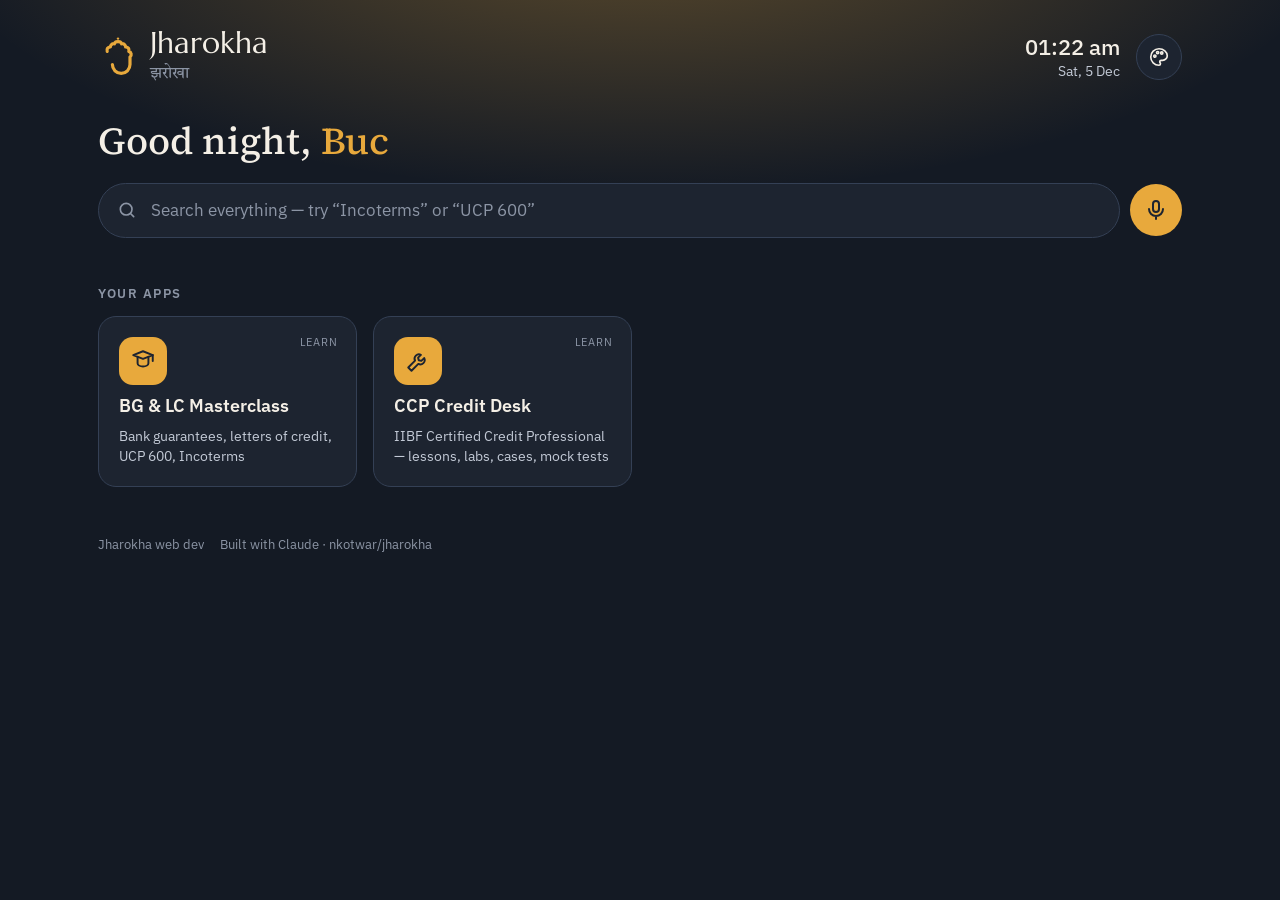
<file: web/index.html>
<!DOCTYPE html>
<html lang="en">
<head>
<meta charset="utf-8">
<meta name="viewport" content="width=device-width, initial-scale=1">
<meta name="theme-color" content="#141A24">
<title>Jharokha</title>
<link rel="icon" href="assets/icon.svg" type="image/svg+xml">
<link rel="manifest" href="manifest.webmanifest">
<link rel="stylesheet" href="core/jharokha.css">
<script src="core/jharokha.js"></script>
<style>
*{box-sizing:border-box}
body{margin:0;font:16px/1.5 "IBM Plex Sans",system-ui,sans-serif;min-height:100vh;
  background:radial-gradient(ellipse 80% 45% at 50% -10%,var(--j-glow),transparent 70%) no-repeat,var(--j-bg)}
.wrap{max-width:1180px;margin:0 auto;padding:28px clamp(18px,4vw,48px) 60px}
header{display:flex;align-items:center;gap:16px;flex-wrap:wrap}
.brand{display:flex;align-items:center;gap:12px;margin-right:auto}
.brand svg{width:40px;height:40px}
.brand .w{font-family:Marcellus,serif;font-size:30px;line-height:1;color:var(--j-text)}
.brand .h{font-family:"Tiro Devanagari Hindi",serif;font-size:16px;color:var(--j-muted);display:block;margin-top:2px}
.clock{text-align:right;color:var(--j-text-2);font-size:14px;line-height:1.3}
.clock b{display:block;font-size:22px;color:var(--j-text);font-weight:500}
.iconbtn{width:46px;height:46px;border-radius:50%;border:1px solid var(--j-line);background:var(--j-surface);color:var(--j-text);display:grid;place-items:center;cursor:pointer}
.iconbtn:hover{border-color:var(--j-accent)}
.iconbtn svg{width:22px;height:22px}
h1{font-family:"Source Serif 4",Georgia,serif;font-weight:500;font-size:clamp(26px,3.4vw,38px);margin:34px 0 18px;line-height:1.2}
h1 span{color:var(--j-accent)}
.search{display:flex;gap:10px;align-items:center;position:relative}
.search .box{flex:1;display:flex;align-items:center;gap:10px;background:var(--j-surface);border:1px solid var(--j-line);border-radius:999px;padding:0 8px 0 18px}
.search .box svg{width:20px;height:20px;color:var(--j-muted);flex:0 0 auto}
.search input{flex:1;background:transparent;border:0;color:var(--j-text);font:inherit;font-size:17px;padding:14px 4px}
.search input::placeholder{color:var(--j-muted)}
.mic{width:52px;height:52px;border-radius:50%;border:0;background:var(--j-accent);color:var(--j-on-accent);display:grid;place-items:center;cursor:pointer;flex:0 0 52px}
.mic svg{width:24px;height:24px}
.results{margin-top:10px;display:grid;gap:6px}
.res{display:flex;align-items:center;gap:14px;width:100%;text-align:left;background:var(--j-surface);border:1px solid var(--j-line);border-radius:12px;padding:12px 16px;color:var(--j-text);font:inherit;cursor:pointer}
.res:hover{border-color:var(--j-accent)}
.res small{display:block;color:var(--j-muted);font-size:13px}
.res .ic{width:34px;height:34px;border-radius:10px;background:var(--j-surface-2);display:grid;place-items:center;color:var(--j-accent);flex:0 0 34px}
.res .ic svg{width:18px;height:18px}
.empty{color:var(--j-muted);padding:8px 4px}
h2{font-size:13px;letter-spacing:.12em;text-transform:uppercase;color:var(--j-muted);font-weight:600;margin:36px 0 12px}
.row{display:grid;grid-template-columns:repeat(auto-fill,minmax(240px,1fr));gap:16px}
.tile{display:flex;flex-direction:column;gap:10px;text-decoration:none;color:var(--j-text);background:var(--j-surface);border:1px solid var(--j-line);border-radius:18px;padding:20px;min-height:170px;position:relative;overflow:hidden;transition:transform .15s}
.tile:hover{border-color:var(--j-accent)}
.tile:focus-visible{transform:scale(1.03)}
.tile .ic{width:48px;height:48px;border-radius:14px;background:var(--j-accent);color:var(--j-on-accent);display:grid;place-items:center}
.tile .ic svg{width:26px;height:26px}
.tile b{font-size:18px;font-weight:600;line-height:1.25}
.tile span{color:var(--j-text-2);font-size:14px;line-height:1.4}
.tile .tag{position:absolute;top:18px;right:18px;font-size:11px;letter-spacing:.08em;text-transform:uppercase;color:var(--j-muted)}
.tile.small{min-height:auto;flex-direction:row;align-items:center;padding:14px 16px}
.tile.small .ic{width:38px;height:38px;border-radius:11px;background:var(--j-surface-2);color:var(--j-accent);flex:0 0 38px}
.tile.small .ic svg{width:20px;height:20px}
.tile.small b{font-size:15px}.tile.small span{font-size:13px}
.notice{margin-top:22px;background:var(--j-surface);border:1px solid var(--j-accent);border-radius:14px;padding:14px 18px;color:var(--j-text)}
.notice b{color:var(--j-accent)}
footer{margin-top:48px;color:var(--j-muted);font-size:13px;display:flex;gap:16px;flex-wrap:wrap}
/* settings modal */
.modal{position:fixed;inset:0;background:rgba(0,0,0,.55);display:none;align-items:center;justify-content:center;z-index:50;padding:20px}
.modal.open{display:flex}
.sheet{background:var(--j-bg);border:1px solid var(--j-line);border-radius:22px;max-width:980px;width:100%;max-height:92vh;overflow:auto;padding:26px 28px}
.sheet h3{font-family:"Source Serif 4",serif;font-weight:500;font-size:26px;margin:0 0 4px}
.sheet p{color:var(--j-text-2);margin:0 0 18px}
.themes{display:grid;grid-template-columns:repeat(auto-fill,minmax(150px,1fr));gap:14px}
.th{border:2px solid var(--j-line);border-radius:16px;padding:14px 12px 12px;cursor:pointer;color:inherit;font:inherit;display:flex;flex-direction:column;align-items:center;gap:10px}
.th.on{border-color:var(--j-accent)}
.th .stack{display:flex;flex-direction:column;align-items:center;width:100%}
.th .stack i{display:block;width:84%;height:22px;border-radius:999px;margin-top:-7px;box-shadow:0 -3px 8px rgba(0,0,0,.25)}
.th .stack i:first-child{margin-top:0}
.th span{font-size:14px;font-weight:600}
.fields{display:grid;grid-template-columns:repeat(auto-fit,minmax(220px,1fr));gap:16px;margin-top:24px}
.fields label{display:block;font-size:13px;color:var(--j-text-2);margin-bottom:6px}
.fields input,.fields select{width:100%;background:var(--j-surface);color:var(--j-text);border:1px solid var(--j-line);border-radius:10px;padding:11px 12px;font:inherit}
.btn{background:var(--j-surface);color:var(--j-text);border:1px solid var(--j-line);border-radius:10px;padding:11px 18px;font:inherit;cursor:pointer}
.btn.pri{background:var(--j-accent);color:var(--j-on-accent);border-color:var(--j-accent);font-weight:600}
.upd{display:flex;align-items:center;justify-content:space-between;gap:14px;flex-wrap:wrap;margin-top:22px;padding:14px 16px;border:1px solid var(--j-line);border-radius:12px;background:var(--j-surface)}
.upd b{display:block}.upd span{color:var(--j-text-2);font-size:14px}
.sheet .actions{display:flex;justify-content:flex-end;gap:10px;margin-top:24px}
@media (max-width:640px){.clock{display:none}.brand .w{font-size:24px}}
</style>
</head>
<body data-jharokha-hub>
<div class="wrap">
<header>
  <div class="brand">
    <svg viewBox="0 0 200 200" aria-hidden="true"><path d="M46,72 A16,16 0 0 1 62,50 A16,16 0 0 1 82,34 A14,14 0 0 1 100,24 A14,14 0 0 1 118,34 A16,16 0 0 1 138,50 A16,16 0 0 1 154,72 A16,16 0 0 1 160,100 L160,138 A44,44 0 0 1 72,138" fill="none" stroke="var(--j-accent)" stroke-width="16" stroke-linecap="round" stroke-linejoin="round"/><circle cx="100" cy="8" r="6" fill="var(--j-accent)"/></svg>
    <div><span class="w">Jharokha</span><span class="h">झरोखा</span></div>
  </div>
  <div class="clock" aria-live="off"><b id="time">--:--</b><span id="date"></span></div>
  <button class="iconbtn" id="openSettings" aria-label="Themes and settings">
    <svg viewBox="0 0 24 24" fill="none" stroke="currentColor" stroke-width="1.8" stroke-linecap="round" stroke-linejoin="round" aria-hidden="true"><path d="M12 3a9 9 0 1 0 0 18c1.1 0 1.6-.8 1.6-1.6 0-.5-.2-.8-.4-1.1-.3-.3-.4-.7-.4-1.1 0-.9.7-1.6 1.6-1.6H16a5 5 0 0 0 5-5c0-4.1-4-7.6-9-7.6z"/><circle cx="7.5" cy="11" r="1.2"/><circle cx="10.5" cy="7.2" r="1.2"/><circle cx="15" cy="7.6" r="1.2"/></svg>
  </button>
</header>

<h1 id="greet">Welcome</h1>

<div class="search" role="search">
  <div class="box">
    <svg viewBox="0 0 24 24" fill="none" stroke="currentColor" stroke-width="2" stroke-linecap="round" aria-hidden="true"><circle cx="11" cy="11" r="7"/><path d="m20 20-3.5-3.5"/></svg>
    <input id="q" type="search" autocomplete="off" placeholder="Search everything — try “Incoterms” or “UCP 600”" aria-label="Search Jharokha">
  </div>
  <button class="mic" id="mic" aria-label="Search by voice">
    <svg viewBox="0 0 24 24" fill="none" stroke="currentColor" stroke-width="2" stroke-linecap="round" stroke-linejoin="round" aria-hidden="true"><rect x="9" y="3" width="6" height="11" rx="3"/><path d="M5 11a7 7 0 0 0 14 0M12 18v3"/></svg>
  </button>
</div>
<div class="results" id="results" aria-live="polite"></div>

<div id="notice"></div>

<section id="recentSec" hidden>
  <h2>Continue</h2>
  <div class="row" id="recent"></div>
</section>

<section>
  <h2>Your apps</h2>
  <div class="row" id="apps"><div class="empty">Loading…</div></div>
</section>

<footer><span id="ver">Jharokha</span><span>Built with Claude · nkotwar/jharokha</span></footer>
</div>

<div class="modal" id="settings" data-j-modal role="dialog" aria-modal="true" aria-labelledby="setTitle">
  <div class="sheet">
    <h3 id="setTitle">Make it yours</h3>
    <p>Pick a theme — it applies everywhere in Jharokha.</p>
    <div class="themes" id="themes"></div>
    <div class="fields">
      <div><label for="name">Name for the greeting</label><input id="name" maxlength="30"></div>
      <div><label for="vlang">Voice search language</label>
        <select id="vlang"><option value="en-IN">English (India)</option><option value="hi-IN">Hindi</option><option value="en-US">English (US)</option></select></div>
      <div><label for="tvmode">Remote-friendly mode</label>
        <select id="tvmode"><option value="auto">Automatic</option><option value="on">Always on</option><option value="off">Off</option></select></div>
    </div>
    <div class="upd"><div><b>Updates</b><span id="updInfo">Checking version…</span></div><button class="btn" id="checkUpd">Check for updates</button></div>
    <div class="actions"><button class="btn pri" id="closeSettings">Done</button></div>
  </div>
</div>

<script>
(function(){
const J = window.Jharokha, $ = s => document.querySelector(s);
const esc = s => String(s).replace(/[&<>"]/g, c => ({'&':'&amp;','<':'&lt;','>':'&gt;','"':'&quot;'}[c]));

/* icons for tiles — add more as new kinds of apps arrive */
const ICONS = {
  learn:'<path d="M3 6.5 12 3l9 3.5-9 3.5z"/><path d="M7 8.3V14c0 1.7 2.2 3 5 3s5-1.3 5-3V8.3"/><path d="M21 6.5V12"/>',
  tool:'<path d="M14.7 6.3a4 4 0 0 0-5.4 5.4L3 18l3 3 6.3-6.3a4 4 0 0 0 5.4-5.4l-2.6 2.6-2.4-.6-.6-2.4z"/>',
  media:'<rect x="3" y="5" width="18" height="12" rx="2"/><path d="m10 9 5 2-5 2z"/><path d="M8 21h8"/>',
  doc:'<path d="M14 3H6v18h12V7z"/><path d="M14 3v4h4M9 12h6M9 16h6"/>',
  section:'<path d="M5 12h14M13 6l6 6-6 6"/>',
  clock:'<circle cx="12" cy="12" r="9"/><path d="M12 7v5l3 2"/>'
};
const icon = k => `<svg viewBox="0 0 24 24" fill="none" stroke="currentColor" stroke-width="1.8" stroke-linecap="round" stroke-linejoin="round" aria-hidden="true">${ICONS[k]||ICONS.doc}</svg>`;

/* clock + greeting */
function tick(){
  const d = new Date(), h = d.getHours();
  $('#time').textContent = d.toLocaleTimeString('en-IN',{hour:'2-digit',minute:'2-digit'});
  $('#date').textContent = d.toLocaleDateString('en-IN',{weekday:'short',day:'numeric',month:'short'});
  const part = h < 5 ? 'Good night' : h < 12 ? 'Good morning' : h < 17 ? 'Good afternoon' : 'Good evening';
  const name = J.pref('name') ?? 'Buc';
  $('#greet').innerHTML = name ? `${part}, <span>${esc(name)}</span>` : part;
}
tick(); setInterval(tick, 30000);

/* registry + search */
let REG = {modules:[]}, INDEX = [];
function buildIndex(){
  INDEX = [];
  REG.modules.forEach(m => {
    INDEX.push({kind:'app', title:m.title, sub:m.subtitle, url:m.path, icon:m.icon, text:[m.title,m.subtitle,(m.keywords||[]).join(' ')].join(' ').toLowerCase()});
    (m.sections||[]).forEach(s => INDEX.push({kind:'section', title:s.t, sub:m.title, url:m.path+'#'+s.h, icon:'section', text:(s.t+' '+(s.k||'')).toLowerCase()}));
  });
}
function search(q){
  const box = $('#results');
  q = q.trim().toLowerCase();
  if(!q){ box.innerHTML=''; return []; }
  const words = q.split(/\s+/).filter(Boolean);
  const hits = INDEX.map(it => {
    let s = 0;
    words.forEach(w => { if(it.title.toLowerCase().includes(w)) s += 3; else if(it.text.includes(w)) s += 1; else if(w.length>3 && it.text.includes(w.slice(0,-1))) s += .5; });
    if(it.title.toLowerCase().startsWith(q)) s += 2;
    return {it, s};
  }).filter(h => h.s > 0).sort((a,b) => b.s - a.s).slice(0, 8);
  box.innerHTML = hits.length ? hits.map(h => `<button class="res" data-url="${esc(h.it.url)}"><span class="ic">${icon(h.it.icon)}</span><span><b>${esc(h.it.title)}</b><small>${h.it.kind==='app'?'App':'In '+esc(h.it.sub)}</small></span></button>`).join('')
    : `<div class="empty">Nothing found for “${esc(q)}”.</div>`;
  box.querySelectorAll('.res').forEach(b => b.onclick = () => openUrl(b.dataset.url));
  return hits;
}
function openUrl(u){ location.href = J.ROOT + u; }
$('#q').addEventListener('input', e => search(e.target.value));
$('#q').addEventListener('keydown', e => { if(e.key==='Enter' && !e.target.hasAttribute('data-j-locked')){ const f = $('#results .res'); if(f){ e.preventDefault(); f.focus(); } } });

/* voice */
function startVoice(){
  J.voice.start(text => {
    $('#q').value = text; const hits = search(text);
    J.toast(hits.length ? `“${text}”` : `No match for “${text}”`);
    const f = $('#results .res'); if(f) f.focus();
  }, J.pref('voiceLang') || 'en-IN');
}
if(!J.voice.available()) $('#mic').hidden = true;
$('#mic').onclick = startVoice;
document.addEventListener('jharokha:search', () => { J.voice.available() ? startVoice() : $('#q').focus(); });
if(location.hash === '#search'){ history.replaceState(null,'',location.pathname); setTimeout(() => $('#q').focus(), 100); }

/* tiles */
function renderApps(){
  $('#apps').innerHTML = REG.modules.length ? REG.modules.map(m => `<a class="tile" href="${esc(J.ROOT+m.path)}"><span class="tag">${esc(m.category||'')}</span><span class="ic">${icon(m.icon)}</span><b>${esc(m.title)}</b><span>${esc(m.subtitle||'')}</span></a>`).join('')
    : '<div class="empty">No apps yet.</div>';
}
function renderRecent(){
  const r = J.recent().slice(0, 4);
  $('#recentSec').hidden = !r.length;
  $('#recent').innerHTML = r.map(x => `<a class="tile small" href="${esc(x.url)}"><span class="ic">${icon('clock')}</span><span><b>${esc(x.title)}</b><br><span>${esc(x.sub||'')}</span></span></a>`).join('');
}
renderRecent();

J.loadJSON('modules/registry.json').then(r => { REG = r; buildIndex(); renderApps(); focusFirst(); })
  .catch(() => { $('#apps').innerHTML = '<div class="empty">Couldn’t load apps. Check the connection and reopen.</div>'; });

/* version / app update notice */
J.loadJSON('version.json').then(v => {
  const apk = J.apkVersion();
  const appName = J.nativeHas('versionName') ? J.native.versionName() : apk;
  $('#ver').textContent = `Jharokha web ${v.web}` + (apk ? ` · App ${appName} (build ${apk})` : '') + (v.built ? ` · ${v.built}` : '');
  if(apk != null && apk < v.minApk){
    $('#notice').innerHTML = `<div class="notice"><b>App update needed.</b> Some features need the newer Jharokha app. In <i>Downloader</i>, open <b>${esc(v.apkShortUrl||v.apkUrl)}</b> and install.</div>`;
  } else if(apk != null && apk < v.latestApk){
    $('#notice').innerHTML = `<div class="notice"><b>New app version available</b> (optional). In <i>Downloader</i>, open <b>${esc(v.apkShortUrl||v.apkUrl)}</b>.</div>`;
  }
}).catch(() => {});

function focusFirst(){ if(J.isTV && document.activeElement === document.body){ const t = $('#recent .tile') || $('#apps .tile'); if(t) t.focus({preventScroll:true}); } }

/* settings */
const modal = $('#settings');
function renderThemes(){
  const cur = document.documentElement.getAttribute('data-theme');
  $('#themes').innerHTML = J.THEMES.map(t => `<button class="th ${t.id===cur?'on':''}" data-id="${t.id}" aria-pressed="${t.id===cur}" style="background:${t.sw[0]}"><span class="stack">${t.sw.map(c=>`<i style="background:${c}"></i>`).join('')}</span><span style="color:${t.id==='daylight'?'#1D2430':'#F4EFE6'}">${t.name}</span></button>`).join('');
  $('#themes').querySelectorAll('.th').forEach(b => b.onclick = () => { J.setTheme(b.dataset.id); renderThemes(); $('#themes [data-id="'+b.dataset.id+'"]').focus(); });
}
function openSettings(){
  renderThemes();
  $('#name').value = J.pref('name') ?? 'Buc';
  $('#vlang').value = J.pref('voiceLang') || 'en-IN';
  const tv = J.pref('tvmode'); $('#tvmode').value = tv === true ? 'on' : tv === false ? 'off' : 'auto';
  modal.classList.add('open');
  ($('#themes .th.on') || $('#themes .th')).focus();
}
function closeSettings(){
  J.pref('name', $('#name').value.trim());
  J.pref('voiceLang', $('#vlang').value);
  const tv = $('#tvmode').value; J.pref('tvmode', tv === 'on' ? true : tv === 'off' ? false : null);
  modal.classList.remove('open'); tick(); $('#openSettings').focus();
}
$('#openSettings').onclick = openSettings;
$('#closeSettings').onclick = closeSettings;
modal.addEventListener('j-close', closeSettings);
modal.addEventListener('click', e => { if(e.target === modal) closeSettings(); });

/* updates */
function verText(u){ const apk = J.apkVersion(); const app = apk ? ` · App ${J.nativeHas('versionName') ? J.native.versionName() : apk} (build ${apk})` : ''; return `You have web ${u.current || '…'}${app}.`; }
function refreshUpdInfo(){ J.checkUpdate().then(u => { $('#updInfo').textContent = u.available ? `${verText(u)} Version ${u.latest} is ready.` : `${verText(u)} You're up to date.`; const b = $('#checkUpd'); b.textContent = u.available ? 'Update now' : 'Check for updates'; b.classList.toggle('pri', u.available); b.dataset.ready = u.available ? '1' : ''; }).catch(() => { $('#updInfo').textContent = 'Couldn’t reach the update server — check the internet.'; }); }
$('#checkUpd').onclick = () => { const b = $('#checkUpd'); if (b.dataset.ready) { b.textContent = 'Updating…'; J.applyUpdate(); } else { b.textContent = 'Checking…'; refreshUpdInfo(); } };
$('#openSettings').addEventListener('click', refreshUpdInfo);
document.addEventListener('jharokha:update', e => { if (modal.classList.contains('open')) { refreshUpdInfo(); return; } J.toast(`Updating to ${e.detail.latest}…`); setTimeout(J.applyUpdate, 1200); });

/* offline support */
if('serviceWorker' in navigator){ navigator.serviceWorker.register('sw.js').catch(()=>{}); }
})();
</script>
</body>
</html>
</file>
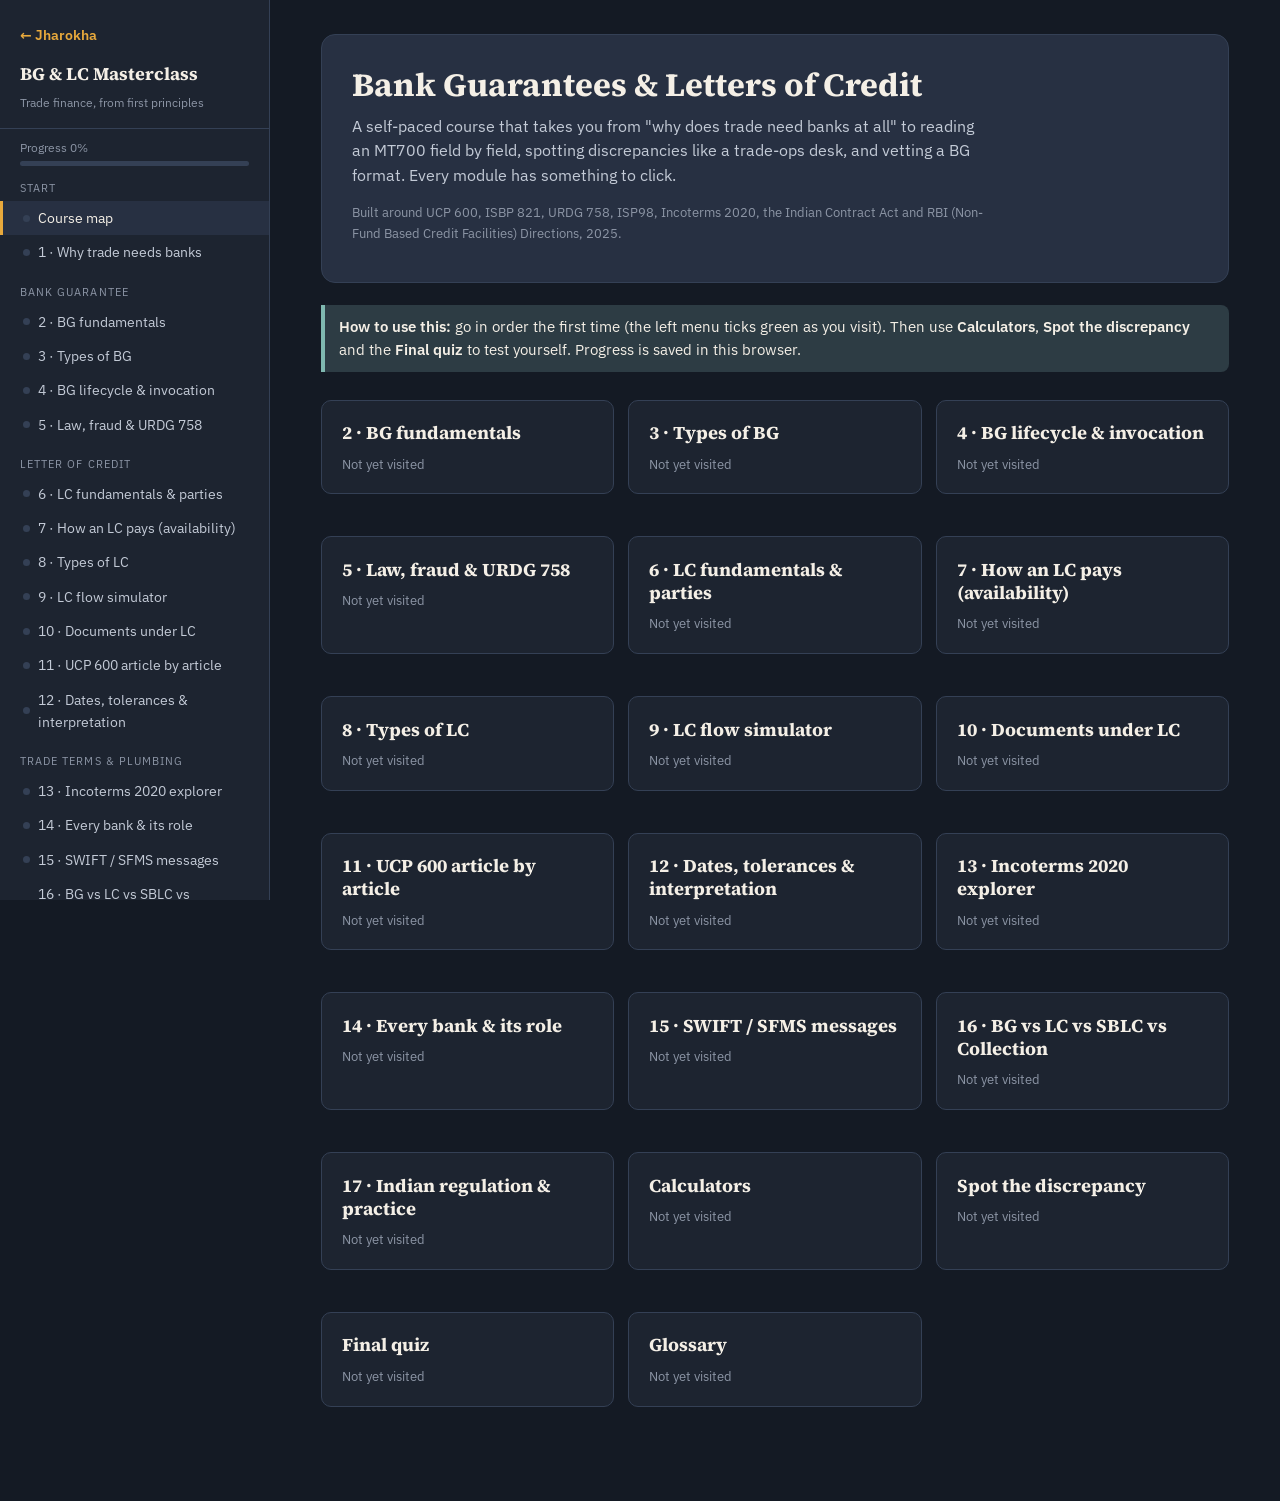
<file: web/modules/bglc/index.html>
<!DOCTYPE html>
<html lang="en" data-nav-extra=".modcard,.ladder div,#psvg .party,.timeline span">
<head>
<meta charset="utf-8">
<meta name="viewport" content="width=device-width, initial-scale=1">
<title>Bank Guarantees & Letters of Credit — The Complete Course</title>
<meta name="theme-color" content="#141A24">
<link rel="stylesheet" href="../../core/jharokha.css">
<script src="../../core/jharokha.js"></script>
<style>
:root,[data-theme]{
  --paper:var(--j-bg); --card:var(--j-surface); --ink:var(--j-text); --ink2:var(--j-text-2); --muted:var(--j-muted);
  --line:var(--j-line); --accent:var(--j-accent); --accent-soft:color-mix(in srgb,var(--j-accent) 16%,var(--j-surface));
  --teal:var(--j-accent-2); --teal-soft:color-mix(in srgb,var(--j-accent-2) 16%,var(--j-surface));
  --gold:var(--j-warn); --gold-soft:color-mix(in srgb,var(--j-warn) 16%,var(--j-surface));
  --good:var(--j-good); --good-soft:color-mix(in srgb,var(--j-good) 18%,var(--j-surface));
  --bad:var(--j-bad); --bad-soft:color-mix(in srgb,var(--j-bad) 18%,var(--j-surface));
  --radius:10px; --side:270px;
}
*{box-sizing:border-box}
html,body{margin:0;background:var(--paper);color:var(--ink);font:15.5px/1.6 "IBM Plex Sans",system-ui,sans-serif}
h1,h2,h3,h4{font-family:"Source Serif 4",Georgia,serif;line-height:1.25;margin:1.4em 0 .5em}
h1{font-size:2.1rem;margin-top:.2em}
h2{font-size:1.5rem;border-bottom:1px solid var(--line);padding-bottom:.3em}
h3{font-size:1.18rem}
h4{font-size:1rem;font-family:"IBM Plex Sans";font-weight:600;color:var(--teal);text-transform:uppercase;letter-spacing:.04em;font-size:.8rem}
p{margin:.5em 0 .9em}
code,.mono{font-family:"IBM Plex Mono",monospace;font-size:.88em}
a{color:var(--teal)}
.layout{display:flex;min-height:100vh}
nav.side{width:var(--side);flex:0 0 var(--side);background:var(--j-surface);color:var(--ink2);border-right:1px solid var(--line);position:sticky;top:0;height:100vh;overflow-y:auto;padding:18px 0 40px}
nav.side .brand{padding:0 20px 14px;border-bottom:1px solid var(--line);margin-bottom:8px}
nav.side .brand b{font-family:"Source Serif 4";font-size:1.15rem;color:var(--ink);display:block}
nav.side .brand span{font-size:.78rem;color:var(--muted)}
nav.side a.j-home{padding:6px 0;margin-bottom:8px;color:var(--accent);font-weight:600;border:0}
nav.side .grp{font-size:.68rem;text-transform:uppercase;letter-spacing:.1em;color:var(--muted);padding:14px 20px 4px}
nav.side a{display:flex;align-items:center;gap:8px;color:var(--ink2);text-decoration:none;padding:6px 20px;font-size:.9rem;border-left:3px solid transparent}
nav.side a:hover{background:var(--j-surface-2)}
nav.side a.on{background:var(--j-surface-2);border-left-color:var(--accent);color:var(--ink)}
nav.side a .dot{width:7px;height:7px;border-radius:50%;background:var(--line);flex:0 0 7px}
nav.side a.seen .dot{background:var(--good)}
.prog{margin:10px 20px 0;font-size:.75rem;color:var(--muted)}
.bar{height:5px;background:var(--line);border-radius:3px;margin-top:4px;overflow:hidden}
.bar i{display:block;height:100%;background:var(--good);width:0}
main{flex:1;min-width:0;padding:34px clamp(18px,4vw,56px) 80px;max-width:1080px}
.topbar{display:none}
.lead{font-size:1.08rem;color:var(--ink2)}
.card{background:var(--card);border:1px solid var(--line);border-radius:var(--radius);padding:18px 20px;margin:14px 0}
.grid{display:grid;gap:14px}
.g2{grid-template-columns:repeat(auto-fit,minmax(300px,1fr))}
.g3{grid-template-columns:repeat(auto-fit,minmax(230px,1fr))}
.tag{display:inline-block;font-size:.72rem;font-weight:600;padding:2px 8px;border-radius:20px;background:var(--teal-soft);color:var(--teal);margin:0 4px 4px 0}
.tag.r{background:var(--accent-soft);color:var(--accent)} .tag.g{background:var(--gold-soft);color:var(--gold)}
.note{border-left:4px solid var(--gold);background:var(--gold-soft);padding:10px 14px;border-radius:0 8px 8px 0;margin:14px 0;font-size:.94rem}
.key{border-left:4px solid var(--accent);background:var(--accent-soft);padding:10px 14px;border-radius:0 8px 8px 0;margin:14px 0}
.tip{border-left:4px solid var(--teal);background:var(--teal-soft);padding:10px 14px;border-radius:0 8px 8px 0;margin:14px 0;font-size:.94rem}
table{border-collapse:collapse;width:100%;font-size:.9rem;background:var(--card)}
th,td{border:1px solid var(--line);padding:8px 10px;text-align:left;vertical-align:top}
th{background:var(--j-surface-2);font-weight:600}
.tw{overflow-x:auto;margin:12px 0;border-radius:8px}
button,.btn{font:inherit;font-size:.9rem;border:1px solid var(--line);background:var(--card);color:var(--ink);padding:7px 14px;border-radius:7px;cursor:pointer}
button:hover{border-color:var(--ink2)}
button.pri{background:var(--accent);color:var(--j-on-accent);border-color:var(--accent)}
button.pri:hover{filter:brightness(1.08)}
button.sel{background:var(--accent);color:var(--j-on-accent);border-color:var(--accent)}
input,select{font:inherit;font-size:.92rem;padding:7px 9px;border:1px solid var(--line);border-radius:7px;background:var(--j-surface-2);color:var(--ink);width:100%}
label{font-size:.82rem;color:var(--ink2);display:block;margin:8px 0 3px;font-weight:500}
.row{display:flex;gap:10px;flex-wrap:wrap;align-items:center}
.out{background:var(--j-surface-2);color:var(--ink);border:1px solid var(--line);border-radius:8px;padding:12px 14px;margin-top:12px;font-size:.92rem}
.out b{color:var(--accent)}
.chips{display:flex;flex-wrap:wrap;gap:6px;margin:10px 0}
.chips button{padding:5px 11px;font-size:.84rem}
details{background:var(--card);border:1px solid var(--line);border-radius:8px;margin:8px 0;padding:0 14px}
details summary{cursor:pointer;padding:10px 0;font-weight:600}
details[open] summary{border-bottom:1px dashed var(--line);margin-bottom:8px}
.pager{display:flex;justify-content:space-between;margin-top:40px;gap:10px}
.hidden{display:none!important}
#psvg rect{fill:var(--card);stroke:var(--ink2)}
#psvg text{fill:var(--ink2)} #psvg text[font-weight="600"]{fill:var(--ink)} #psvg text[fill="#9a3b26"]{fill:var(--accent)}
#psvg line{stroke:var(--muted)} #psvg line[stroke="#9a3b26"]{stroke:var(--accent)} #psvg marker path{fill:var(--muted)}
#psvg .party.on rect{fill:var(--accent-soft);stroke:var(--accent);stroke-width:2.5}
.party{cursor:pointer;transition:.15s}
.party:hover rect{stroke:var(--accent);stroke-width:2.5}
.party.on rect{fill:var(--accent-soft);stroke:var(--accent);stroke-width:2.5}
svg text{font-family:"IBM Plex Sans";}
.flowstep{display:flex;gap:14px;align-items:flex-start}
.flowstep .n{flex:0 0 38px;height:38px;border-radius:50%;background:var(--accent);color:var(--j-on-accent);display:grid;place-items:center;font-weight:600}
.timeline{display:flex;gap:4px;margin:12px 0}
.timeline span{flex:1;height:6px;border-radius:3px;background:var(--line);cursor:pointer}
.timeline span.on{background:var(--accent)}
.ladder{display:grid;grid-template-columns:repeat(5,1fr);gap:6px;margin:14px 0}
.ladder div{padding:10px 8px;border-radius:8px;text-align:center;font-size:.82rem;cursor:pointer;border:2px solid transparent;background:var(--card);border-color:var(--line)}
.ladder div.on{border-color:var(--accent);background:var(--accent-soft)}
.meter{height:12px;border-radius:6px;background:var(--line);overflow:hidden;margin:4px 0 10px}
.meter i{display:block;height:100%;transition:width .3s}
.journey{display:grid;grid-template-columns:repeat(10,1fr);gap:3px;margin:16px 0 6px}
.journey .st{font-size:.68rem;text-align:center;color:var(--ink2);line-height:1.2;padding:0 2px}
.jbar{display:grid;grid-template-columns:repeat(10,1fr);gap:3px;margin:3px 0}
.jbar div{height:26px;border-radius:4px;font-size:.66rem;display:grid;place-items:center;color:var(--paper);font-weight:600}
.s{background:var(--teal)} .b{background:var(--gold)}
.case{border:1px solid var(--line);background:var(--card);border-radius:10px;padding:16px 18px;margin:12px 0}
.case .lc{background:var(--j-surface-2);border-radius:6px;padding:8px 12px;font-size:.9rem;margin:6px 0}
.case .doc{background:var(--teal-soft);border-radius:6px;padding:8px 12px;font-size:.9rem;margin:6px 0}
.verdict{margin-top:10px;padding:10px 12px;border-radius:7px;font-size:.92rem}
.verdict.ok{background:var(--good-soft);color:var(--ink);border-left:4px solid var(--good)}.verdict.no{background:var(--bad-soft);color:var(--ink);border-left:4px solid var(--bad)}
.q{border:1px solid var(--line);background:var(--card);border-radius:10px;padding:16px 18px;margin:14px 0}
.q .opts button{display:block;width:100%;text-align:left;margin:6px 0}
.q .opts button.right{background:var(--good-soft);border-color:var(--good)}
.q .opts button.wrong{background:var(--bad-soft);border-color:var(--bad)}
.score{position:sticky;top:0;background:var(--paper);padding:10px 0;z-index:3;border-bottom:1px solid var(--line)}
.gl dt{font-weight:600;margin-top:12px}
.gl dd{margin:2px 0 0 0;color:var(--ink2);font-size:.94rem}
.art{display:grid;grid-template-columns:64px 1fr;gap:10px;padding:10px 0;border-bottom:1px solid var(--line)}
.art b.n{font-family:"IBM Plex Mono";color:var(--accent);font-size:.95rem}
.hero{background:var(--j-surface-2);border:1px solid var(--line);color:var(--ink);border-radius:14px;padding:30px 30px 26px;margin-bottom:22px}
.hero h1{color:var(--ink);margin:0 0 8px}
.hero p{color:var(--ink2);max-width:640px}
.modcard{cursor:pointer}
.modcard:hover{border-color:var(--accent)}
.modcard h3{margin:.2em 0 .3em}
.small{font-size:.85rem;color:var(--muted)}
@media (max-width:860px){
  nav.side{position:fixed;left:-290px;z-index:20;transition:.25s;height:100vh}
  nav.side.open{left:0;box-shadow:0 0 40px rgba(0,0,0,.4)}
  .topbar{display:flex;align-items:center;gap:10px;position:sticky;top:0;background:var(--j-surface);color:var(--ink);border-bottom:1px solid var(--line);padding:10px 14px;z-index:10}
  .topbar button{background:var(--j-surface-2);color:var(--ink);border-color:var(--line)}
  main{padding-top:20px}
  .ladder{grid-template-columns:1fr 1fr}
  .journey .st{font-size:.56rem}
}
</style>
</head>
<body>
<div class="topbar"><a href="../../" class="btn" style="text-decoration:none">← Home</a><button data-j-menu onclick="document.querySelector('nav.side').classList.toggle('open')">☰ Menu</button><b>BG & LC Course</b></div>
<div class="layout">
<nav class="side" id="nav" data-nav-zone data-nav-entry="a.on">
  <div class="brand"><a class="j-home" href="../../">← Jharokha</a><b>BG & LC Masterclass</b><span>Trade finance, from first principles</span></div>
  <div class="prog">Progress <span id="progtxt">0%</span><div class="bar"><i id="progbar"></i></div></div>
</nav>
<main id="main" data-nav-zone></main>
</div>

<script>
/* ================= DATA ================= */
const NAV = [
 ["Start",[["home","Course map"],["foundations","1 · Why trade needs banks"]]],
 ["Bank Guarantee",[["bg","2 · BG fundamentals"],["bg-types","3 · Types of BG"],["bg-life","4 · BG lifecycle & invocation"],["bg-law","5 · Law, fraud & URDG 758"]]],
 ["Letter of Credit",[["lc","6 · LC fundamentals & parties"],["lc-avail","7 · How an LC pays (availability)"],["lc-types","8 · Types of LC"],["lc-flow","9 · LC flow simulator"],["docs","10 · Documents under LC"],["ucp","11 · UCP 600 article by article"],["dates","12 · Dates, tolerances & interpretation"]]],
 ["Trade terms & plumbing",[["incoterms","13 · Incoterms 2020 explorer"],["banks","14 · Every bank & its role"],["swift","15 · SWIFT / SFMS messages"],["compare","16 · BG vs LC vs SBLC vs Collection"]]],
 ["India",[["india","17 · Indian regulation & practice"]]],
 ["Practice",[["tools","Calculators"],["cases","Spot the discrepancy"],["quiz","Final quiz"],["glossary","Glossary"]]]
];
const ORDER = NAV.flatMap(g=>g[1].map(x=>x[0]));
const TITLES = Object.fromEntries(NAV.flatMap(g=>g[1]));

const BGTYPES = [
 {n:"Bid Bond / Tender Guarantee / EMD guarantee",cls:"Performance",why:"Protects the tender-inviting authority if the bidder withdraws its bid during validity, or refuses to sign the contract / furnish the performance guarantee after award.",amt:"Typically 1–5% of bid value (as fixed in the tender).",val:"Bid validity + a cushion (often 45 days) + claim period.",watch:"Released to unsuccessful bidders after award; for the winner it is replaced by a performance guarantee."},
 {n:"Performance Guarantee",cls:"Performance",why:"Secures due performance of the contract (supply, construction, service). Beneficiary claims if the contractor fails to perform.",amt:"Typically 5–10% of contract value.",val:"Contract period + defect liability / warranty period, as per contract.",watch:"Most litigated type. Wording decides whether it is a 'demand' (pay on first written demand) or 'conditional' guarantee."},
 {n:"Advance Payment Guarantee (APG)",cls:"Performance (some banks treat as financial)",why:"Buyer pays a mobilisation / advance to a supplier; the APG assures refund if the supplier does not perform.",amt:"Equal to the advance; usually reduces as the advance is adjusted against running bills (reduction clause).",val:"Until full recovery of the advance.",watch:"Insert an 'effectiveness clause' — guarantee comes into force only when the advance is actually credited to the applicant's account."},
 {n:"Retention Money Guarantee",cls:"Performance",why:"Buyers normally retain 5–10% of each bill until completion. This BG lets the contractor get the retention money released early.",amt:"Equal to retention amount released.",val:"Till end of defect liability period.",watch:"Release is often linked to a completion / taking-over certificate."},
 {n:"Warranty / Maintenance / Defect Liability Guarantee",cls:"Performance",why:"Covers the supplier's obligation to rectify defects during the warranty period.",amt:"Usually 5–10% of contract value.",val:"Warranty period + claim period.",watch:"Often replaces the performance guarantee once supply is complete."},
 {n:"Financial Guarantee",cls:"Financial",why:"Guarantees repayment of a monetary obligation — the bank effectively substitutes its credit for the applicant's (e.g., guaranteeing payment for goods bought on credit, or a statutory dues).",amt:"Full obligation.",val:"Tenor of the obligation.",watch:"Higher risk: 100% credit conversion factor for capital (vs 50% for performance). Appraised like a term loan."},
 {n:"Deferred Payment Guarantee (DPG)",cls:"Financial",why:"Buyer purchases machinery/equipment and pays in instalments over years; bank guarantees each instalment to the seller.",amt:"Total deferred instalments + interest.",val:"Multi-year, matching the instalment schedule.",watch:"Treated as a term-loan-equivalent exposure; appraise cash flows like a term loan."},
 {n:"Customs / GST / Excise / Statutory Guarantee",cls:"Financial",why:"In favour of a government authority — e.g., for provisional assessment, duty-free import under export obligation (EPCG/Advance Authorisation), court orders.",amt:"As demanded by the authority.",val:"Often long and open-ended; authorities frequently ask for 'auto-renewal'.",watch:"Insist on a fixed expiry; open-ended guarantees are a red flag for the bank."},
 {n:"Shipping Guarantee / Delivery-without-B/L guarantee",cls:"Financial / indemnity",why:"Goods reach the port before the original Bill of Lading. Bank guarantees (indemnifies) the shipping line so it releases goods to the importer without the B/L.",amt:"Usually unlimited or 150–200% of invoice value (shipping line's format).",val:"Until the original B/L is surrendered to the shipping line.",watch:"Normally issued only for goods imported under the bank's own LC; the bank commits to accept the documents regardless of discrepancies."},
 {n:"Counter Guarantee (indirect guarantee)",cls:"Depends on underlying",why:"Foreign beneficiary wants a guarantee from a local bank in its own country. Your bank issues a counter-guarantee to that local bank, which then issues the local guarantee.",amt:"Equal to the local guarantee (plus charges).",val:"Local guarantee expiry + mail/claim days.",watch:"Two layers: your bank pays the guarantor bank, which has paid the beneficiary. Governed by URDG 758 if stated."},
 {n:"Standby Letter of Credit (SBLC)",cls:"Financial or performance",why:"A guarantee dressed as an LC — the beneficiary draws only if the applicant defaults. Common in the US (where banks historically could not issue 'guarantees').",amt:"As agreed.",val:"As agreed; evergreen clauses common.",watch:"Governed by ISP98 or UCP 600. Payment is against a simple statement of default."},
 {n:"Payment Guarantee (for supplier credit)",cls:"Financial",why:"Supplier sells on open account; bank guarantees the buyer will pay on due date.",amt:"Invoice value.",val:"Credit period + claim period.",watch:"Close cousin of an SBLC; check FEMA rules for cross-border trade credit."}
];

const LCTYPES = [
 {n:"Irrevocable LC",g:"By revocability",d:"Cannot be amended or cancelled without the agreement of the issuing bank, the confirming bank (if any) and the beneficiary. Under UCP 600 (Art 2, 3, 10) every credit is irrevocable, even if it does not say so.",u:"The default — every LC you will see today."},
 {n:"Revocable LC (historic)",g:"By revocability",d:"Could be cancelled by the issuing bank without notice. Allowed under UCP 500; UCP 600 dropped it. Practically extinct.",u:"Exam questions only."},
 {n:"Confirmed LC",g:"By security",d:"A second bank (usually in the beneficiary's country) adds its own definite undertaking to honour/negotiate (Art 8). The beneficiary now has two independent bank promises.",u:"When the exporter doubts the issuing bank or the issuing bank's country (country risk, transfer risk)."},
 {n:"Unconfirmed LC",g:"By security",d:"Only the issuing bank undertakes. The advising bank merely authenticates and passes it on.",u:"When the issuing bank is well known and the country is stable."},
 {n:"Silent Confirmation",g:"By security",d:"The beneficiary privately buys protection from a bank without the issuing bank's request or knowledge. Not a 'confirmation' under UCP — a bilateral risk contract.",u:"Issuing bank has not asked for confirmation (or forbids it), but exporter wants cover."},
 {n:"Sight LC",g:"By payment time",d:"Payment upon complying presentation — the bank pays after examination (within max 5 banking days).",u:"Exporter needs cash immediately."},
 {n:"Usance / Acceptance LC",g:"By payment time",d:"Beneficiary draws a time draft (e.g., 90 days after B/L date) which the bank accepts; payment on maturity. The accepted draft (banker's acceptance) can be discounted.",u:"Buyer gets credit period; seller gets a bank-accepted bill."},
 {n:"Deferred Payment LC",g:"By payment time",d:"Like usance but without a draft; the bank issues a deferred payment undertaking and pays on the maturity date.",u:"Countries/sectors where draft stamp duty is a nuisance; machinery imports."},
 {n:"Negotiation LC — Restricted",g:"By availability",d:"Only a named bank can negotiate (purchase drafts/documents, advance funds before reimbursement).",u:"Issuing bank wants a known bank to handle documents."},
 {n:"Negotiation LC — Freely negotiable",g:"By availability",d:"'Available with any bank by negotiation' — every bank is a nominated bank.",u:"Gives the exporter flexibility to use its own bank."},
 {n:"UPAS — Usance Payable At Sight",g:"By payment time",d:"An usance LC where the beneficiary is paid at sight: a bank (often an overseas branch) funds the seller and the buyer repays at usance maturity. Interest is for the applicant's account.",u:"Very common in Indian imports — buyer gets cheap credit, seller gets cash. Subject to RBI trade credit norms."},
 {n:"Transferable LC",g:"Special",d:"The first beneficiary (usually a middleman) can ask the transferring bank to make the credit available to one or more second beneficiaries (Art 38). Can be transferred only once; the first beneficiary may substitute its own invoice and draft.",u:"Traders/agents who don't manufacture the goods."},
 {n:"Back-to-Back LC",g:"Special",d:"A middleman uses the LC received (master LC) as security to have its bank open a second, separate LC in favour of the actual supplier. Two independent credits — not covered by Art 38.",u:"When the master LC is not transferable or the trader wants to hide the supplier from the buyer."},
 {n:"Revolving LC",g:"Special",d:"Reinstates automatically after use, up to a time or value limit. Cumulative — unused amount carries forward; Non-cumulative — it lapses.",u:"Regular, repeated shipments to the same buyer."},
 {n:"Red Clause LC",g:"Special (anticipatory)",d:"Authorises the nominated bank to give the beneficiary an advance before shipment (clause traditionally printed in red), against a simple undertaking. Applicant bears the risk.",u:"Pre-shipment finance for trusted suppliers (wool, agri)."},
 {n:"Green Clause LC",g:"Special (anticipatory)",d:"Like red clause, but the advance is against warehouse receipts showing goods stored in the bank's name — more secure.",u:"Commodities stored pending shipment."},
 {n:"Standby LC (SBLC)",g:"Special",d:"Payment only on default; works like a guarantee. Governed by ISP98 (or UCP 600 / URDG 758).",u:"Securing payment obligations, loans, performance."},
 {n:"Import LC / Export LC",g:"By viewpoint",d:"Same instrument seen from two sides: for the issuing (importer's) bank it is an import LC; for the advising/negotiating (exporter's) bank it is an export LC.",u:"Bank department naming."},
 {n:"Inland / Domestic LC",g:"By geography",d:"Buyer and seller in the same country (e.g., inland LC for domestic purchase). In India usually subject to UCP 600 and the bank's inland LC policy.",u:"Domestic credit purchases."},
 {n:"Documentary vs Clean LC",g:"By documents",d:"Documentary — payment against transport/commercial documents. Clean — only a draft or simple demand, no documents (SBLCs are close to clean).",u:"Almost all commercial LCs are documentary."},
 {n:"Straight LC",g:"By availability",d:"The undertaking runs only to the beneficiary presenting at the issuing bank's counters (or a named paying bank), not to negotiating banks.",u:"US-style credits."}
];

const PARTIES = {
 applicant:{t:"Applicant (Importer / Buyer)",d:"Party on whose request the credit is issued (Art 2). Signs the LC application and counter-indemnity, provides margin, pays the issuing bank on a complying presentation. In a BG the applicant is the 'principal debtor'."},
 beneficiary:{t:"Beneficiary (Exporter / Seller)",d:"Party in whose favour the credit is issued. Ships goods and presents documents. Gets paid only if documents comply — not if the goods are perfect."},
 issuing:{t:"Issuing Bank (Opening bank)",d:"Bank that issues the credit at the applicant's request. Gives the definite, irrevocable undertaking to honour a complying presentation (Art 7). Takes credit risk on the applicant."},
 advising:{t:"Advising Bank",d:"Advises the credit to the beneficiary. Its only duty: satisfy itself of the apparent authenticity of the credit and that the advice reflects its terms (Art 9). No undertaking to pay unless it also confirms."},
 confirming:{t:"Confirming Bank",d:"Adds its own definite undertaking, in addition to the issuing bank's, to honour or negotiate (Art 8). Typically the advising bank. Takes risk on the issuing bank and its country."},
 nominated:{t:"Nominated / Negotiating Bank",d:"Bank with which the credit is available (Art 2, 12). It may honour or negotiate; it is not obliged to unless it is the confirming bank. Examines documents and forwards them."},
 reimbursing:{t:"Reimbursing Bank",d:"Bank (often where the currency is cleared, e.g., a New York bank for USD) authorised by the issuing bank to pay the claiming bank. Governed by URR 725. Does not examine documents."}
};

const FLOW = [
 {t:"Sales contract",who:"Buyer ⇄ Seller",d:"Buyer and seller agree: goods, price, Incoterm (say CIF Mundra), payment by 'irrevocable LC at sight, confirmed', latest shipment date, documents required.",tip:"The LC must mirror the contract — but once issued, the bank deals only with the LC (Art 4)."},
 {t:"LC application",who:"Buyer → Issuing bank",d:"Importer submits the LC application, counter-indemnity, margin (cash or within sanctioned NFB limit). Bank checks limits, FEMA/import eligibility, KYC, sanctions screening, and drafts the LC.",tip:"Avoid 'non-documentary conditions' — conditions without a document to evidence them are disregarded (Art 14h)."},
 {t:"Issuance (MT700)",who:"Issuing bank → Advising bank",d:"Issuing bank sends MT700 over SWIFT to the advising bank in the seller's country. From this moment the issuing bank is irrevocably bound (Art 7b).",tip:"Field 40E names applicable rules: 'UCP LATEST VERSION'."},
 {t:"Advising / confirmation",who:"Advising bank → Seller",d:"Advising bank verifies apparent authenticity and advises the LC. If requested (field 49 'CONFIRM') and willing, it adds confirmation.",tip:"Advising ≠ paying. Only confirmation creates a second undertaking."},
 {t:"Seller scrutinises the LC",who:"Seller",d:"Seller checks every term: can I ship by the date? Can I get each document? Amount, tolerance, partial shipment, port names. Seeks amendment (MT707) if needed.",tip:"Partial acceptance of an amendment is not allowed — it is treated as rejection (Art 10e)."},
 {t:"Shipment",who:"Seller → Carrier",d:"Seller ships the goods, obtains the on-board Bill of Lading, insurance (if CIF/CIP), invoice, packing list, certificate of origin, inspection certificate.",tip:"On-board date on the B/L = date of shipment for the 21-day rule (Art 20)."},
 {t:"Presentation",who:"Seller → Nominated bank",d:"Seller presents documents within 21 calendar days after shipment and not later than expiry (Art 14c, 6d).",tip:"Missing the 21 days makes documents 'stale' — a discrepancy."},
 {t:"Examination & negotiation",who:"Nominated / confirming bank",d:"Bank has max 5 banking days following presentation to decide compliance (Art 14b). If compliant it honours/negotiates and forwards documents with MT754.",tip:"A confirming bank must pay a complying presentation even if the issuing bank later fails."},
 {t:"Issuing bank examination",who:"Issuing bank",d:"Again max 5 banking days. Compliant → must honour and reimburse the nominated bank (Art 7c). Discrepant → may approach applicant for waiver (Art 16b) or send a single refusal notice listing all discrepancies (MT734).",tip:"Missed the deadline or forgot a discrepancy? Bank is precluded from claiming non-compliance (Art 16f)."},
 {t:"Applicant pays / accepts",who:"Buyer → Issuing bank",d:"Importer pays (sight) or accepts (usance) and receives the original documents. If he can't pay, the bank pays anyway and the LC 'devolves' into a funded advance.",tip:"Devolved LCs are fund-based exposures — prudential norms of funded credit apply."},
 {t:"Reimbursement",who:"Reimbursing bank → Claiming bank",d:"If the LC names a reimbursing bank, the negotiating bank claims there (MT742) under the issuing bank's authorisation (MT740), governed by URR 725.",tip:"Reimbursing bank does not see documents."},
 {t:"Delivery of goods",who:"Buyer ⇄ Carrier",d:"Importer surrenders the original B/L to the shipping line, clears customs and takes delivery.",tip:"If goods arrive before documents, a shipping guarantee may be needed."}
];

const BGFLOW = [
 {t:"Underlying contract",d:"Tender or contract stipulates a BG — type, amount, validity, format (often the employer's own format)."},
 {t:"Request & appraisal",d:"Applicant requests BG from its bank. Bank appraises like any credit: NFB limit, margin, security, counter-indemnity, purpose. Under RBI NFB Directions 2025, issue normally only to customers having fund-based facilities (with listed exceptions)."},
 {t:"Drafting & vetting",d:"Bank vets the format: fixed amount, fixed expiry, claim period, no open-ended liability, invocation mechanics, governing law, jurisdiction. Removes clauses making the bank adjudicate the underlying dispute."},
 {t:"Stamping & execution",d:"Executed on non-judicial stamp paper of appropriate value under the relevant State Stamp Act. Signed by two authorised officials (per delegation)."},
 {t:"Advice / confirmation",d:"Cover message via SFMS (IFN 760 COV) to the beneficiary's bank so the beneficiary can verify genuineness — or issued electronically as an e-BG (e.g., via NeSL). For foreign beneficiaries: SWIFT MT760."},
 {t:"Life of the BG",d:"Amendments (increase, extension, reduction). Beneficiary may serve 'extend or pay' demand near expiry. Bank charges commission periodically."},
 {t:"Invocation",d:"Beneficiary sends a written demand within validity/claim period, in the manner and to the address stated, with any required statement. Bank checks only whether the demand conforms to the BG terms."},
 {t:"Payment & recovery",d:"Conforming demand → bank pays without reference to disputes. Debits applicant's account; if no funds, the claim devolves into a funded overdue."},
 {t:"Expiry & closure",d:"After expiry + claim period, liability ceases (Section 28 Contract Act exception 3 lets banks stipulate this). Reverse the limit, mark closed, obtain original BG / discharge where possible."}
];

const DOCS = [
 {n:"Draft / Bill of Exchange",a:"(no specific article)",d:"Unconditional order drawn by the beneficiary on the bank (never on the applicant — Art 6c). Sight or usance.",c:["Drawn on the issuing/nominated bank","Amount in words and figures agree","Tenor exactly as LC (e.g., 90 days after B/L date)","Endorsed if required"]},
 {n:"Commercial Invoice",a:"Art 18",d:"Must appear issued by the beneficiary, made out in the applicant's name, in the LC currency; need not be signed.",c:["Goods description must correspond with the LC (other docs may be general)","Amount not exceeding LC unless bank accepts (Art 18b)","Unit price and Incoterm as in LC","Issued in the name of applicant"]},
 {n:"Bill of Lading (port-to-port)",a:"Art 20",d:"Document of title for sea carriage. Must name the carrier and be signed by carrier/master/agent; indicate on-board shipment; show ports of loading and discharge as per LC.",c:["'Shipped on board' or on-board notation with date","Full set of originals as issued","Clean — no clause declaring defective condition (Art 27)","Not 'on deck' (Art 26)","Consignee 'to order of issuing bank' typically"]},
 {n:"Multimodal Transport Document",a:"Art 19",d:"Covers at least two modes (e.g., truck + ship). Shows dispatch/taking in charge or on board at the place stated.",c:["Named carrier, signed","Place of taking in charge and final destination as LC"]},
 {n:"Sea Waybill (non-negotiable)",a:"Art 21",d:"Like a B/L but not a document of title — goods delivered to named consignee.",c:["Weaker security for the bank — no control over goods"]},
 {n:"Charter Party B/L",a:"Art 22",d:"B/L subject to a charter party (bulk cargo). Bank does not examine the charter party.",c:["Signed by master/owner/charterer or agent","Port of discharge may be a range of ports"]},
 {n:"Air Waybill",a:"Art 23",d:"Never a document of title. Indicates goods accepted for carriage; date of issuance = shipment date unless actual flight date notation.",c:["Original for consignor/shipper","Airport of departure & destination as LC"]},
 {n:"Road / Rail / Inland Waterway",a:"Art 24",d:"Lorry receipt (LR), railway receipt (RR). Shipment date = date of receipt stamp/issuance.",c:["In India, 'LR' from IBA-approved transporters often stipulated for inland LCs"]},
 {n:"Courier / Post Receipt",a:"Art 25",d:"Shows name of courier, stamped/signed, date of pick-up.",c:[]},
 {n:"Insurance Policy / Certificate",a:"Art 28",d:"Issued and signed by insurer/underwriter. Cover notes are not accepted. Must be in LC currency, minimum 110% of CIF/CIP value if not stated, effective no later than shipment date.",c:["Policy acceptable instead of certificate, not vice-versa","Risks as stipulated (e.g., ICC(A), war, SRCC)","Covers from loading point to discharge/destination as per LC"]},
 {n:"Certificate of Origin",a:"Art 14f",d:"Content must fulfil its function and not conflict. Often from Chamber of Commerce, EPC, or preferential (e.g., under FTA).",c:["Issuer as stated in LC","Country of origin as required"]},
 {n:"Packing List / Weight List",a:"Art 14f",d:"Details of packages, marks, weights. Banks check only for consistency with other documents.",c:[]},
 {n:"Inspection / Quality / Phyto Certificate",a:"Art 14f",d:"Issued by the named agency (SGS, BV, Govt lab). If the issuer is not named, any issuer acceptable (Art 14f).",c:["If LC says 'issued by an independent inspector' — any party other than beneficiary"]},
 {n:"Beneficiary Certificate",a:"Art 14f",d:"Statement signed by beneficiary, e.g., 'one set of non-negotiable documents sent to applicant by courier'.",c:["Wording must match required statement in substance"]}
];

const UCP = [
 [1,"Application of UCP","Applies when the credit expressly says it is subject to UCP 600. Binding on all parties unless expressly modified or excluded."],
 [2,"Definitions","Advising bank, applicant, banking day, beneficiary, complying presentation, confirmation, confirming bank, credit, honour, issuing bank, negotiation, nominated bank, presentation, presenter. 'Honour' = pay at sight / incur deferred payment undertaking / accept a draft."],
 [3,"Interpretations","Credit is irrevocable even without saying so. 'On or about' = ±5 calendar days inclusive. 'To, until, till, from, between' include the dates mentioned; 'before' and 'after' exclude them. 'From' and 'after' for maturity exclude the date. First half = 1–15, second half = 16–end; beginning = 1–10, middle = 11–20, end = 21–last day. Branches in different countries are separate banks."],
 [4,"Credits v. Contracts","The credit is separate from the sale contract. Banks are not bound by it even if referenced. Issuing bank should discourage including copies of contracts."],
 [5,"Documents v. Goods","Banks deal with documents, not with goods, services or performance."],
 [6,"Availability, Expiry Date & Place for Presentation","Must state the bank with which it is available (or 'any bank') and whether by sight payment, deferred payment, acceptance or negotiation. Must not be issued available by a draft drawn on the applicant. Must state an expiry date; place of presentation = place of the bank with which it's available."],
 [7,"Issuing Bank Undertaking","Issuing bank must honour a complying presentation, and is irrevocably bound from the time of issuance. Must reimburse a nominated bank that honoured or negotiated."],
 [8,"Confirming Bank Undertaking","Confirming bank must honour or negotiate without recourse a complying presentation. Bound from the time it adds confirmation. May advise without confirming but must inform the issuing bank without delay."],
 [9,"Advising of Credits and Amendments","Advising bank advises without undertaking to honour. Must satisfy itself as to apparent authenticity. May use a second advising bank. If it cannot verify authenticity, must tell the bank it received the instructions from."],
 [10,"Amendments","No amendment or cancellation without agreement of issuing bank, confirming bank (if any) and beneficiary. Beneficiary should notify acceptance or rejection; partial acceptance = rejection. 'Amendment deemed accepted unless rejected within X days' clauses are disregarded."],
 [11,"Teletransmitted and Pre-Advised Credits","Authenticated teletransmission is the operative instrument; mail confirmation is disregarded. Pre-advice binds the issuing bank to issue without delay."],
 [12,"Nomination","Nomination doesn't oblige the nominated bank to honour/negotiate unless it agrees expressly (or is the confirming bank). Nomination to accept a draft or incur a DPU authorises the bank to prepay or purchase."],
 [13,"Bank-to-Bank Reimbursement","If the credit says reimbursement is subject to URR 725, those rules apply. Issuing bank remains responsible if reimbursement is not provided."],
 [14,"Standard for Examination of Documents","Examine on the face to see if documents appear compliant. Max 5 banking days following presentation. Transport documents to be presented not later than 21 calendar days after shipment, and within expiry. Data need not be identical but must not conflict. Non-documentary conditions are disregarded. Documents may be dated before the credit but not later than presentation. Addresses need not match exactly if in same country."],
 [15,"Complying Presentation","When the issuing/confirming/nominated bank determines a presentation is complying, it must honour/negotiate and forward documents."],
 [16,"Discrepant Documents, Waiver and Notice","Bank may refuse. Issuing bank may approach applicant for waiver (time limit not extended). Refusal notice: single notice, state each discrepancy, and what bank is doing with documents (holding, returning, holding until waiver). By telecom, not later than close of 5th banking day. Failure = precluded from claiming non-compliance."],
 [17,"Original Documents and Copies","At least one original of each document. A document is original if it bears an apparently original signature/mark/stamp unless it says it's a copy."],
 [18,"Commercial Invoice","Issued by beneficiary (except transferred credits), made out to applicant, same currency, need not be signed. Goods description must correspond with the credit."],
 [19,"Multimodal Transport Document","Covering at least two different modes. Carrier named and signed; dispatch/taking in charge/on board indicated; places as stated."],
 [20,"Bill of Lading","Carrier named, signed by carrier/master/agent; on-board indication; ports of loading and discharge as credit; sole original or full set; terms of carriage may be on back. Transhipment allowed if the entire carriage is covered by one B/L — even if credit prohibits it, when goods are in containers/trailers/LASH barges."],
 [21,"Non-Negotiable Sea Waybill","Same structure as Art 20 for sea waybills."],
 [22,"Charter Party Bill of Lading","Signed by master/owner/charterer or agent. Banks will not examine charter party contracts."],
 [23,"Air Transport Document","Carrier named and signed; goods accepted for carriage; date of issuance = shipment date unless actual date of shipment notation; original for consignor."],
 [24,"Road, Rail or Inland Waterway","Carrier named and signed; date of receipt; places as credit. Rail document with no carrier identified accepted if stamped by railway."],
 [25,"Courier Receipt, Post Receipt or Certificate of Posting","Courier name, stamp/signature, pick-up date."],
 [26,"'On Deck', 'Shipper's Load and Count', 'Said by Shipper to Contain'","Transport document must not indicate goods are or will be loaded on deck ('may be loaded on deck' is OK). Clauses like 'shipper's load and count' are acceptable. Charges additional to freight may be shown."],
 [27,"Clean Transport Document","Only clean documents accepted — no clause declaring defective condition of goods or packaging. The word 'clean' need not appear."],
 [28,"Insurance Document and Coverage","Issued and signed by insurer/underwriter/agents. Cover notes not accepted. Policy acceptable in lieu of certificate. Date not later than shipment unless cover is effective from shipment. Same currency; minimum 110% of CIF/CIP value if no amount stated. Covers at least from place of taking in charge/shipment to discharge/final destination. May contain exclusion clauses; may indicate a franchise/excess."],
 [29,"Extension of Expiry Date or Last Day for Presentation","If expiry or last day falls on a day the bank is closed (other than force majeure), it extends to the next banking day. Latest shipment date is NOT extended. The nominated bank must state the presentation was made within the extended period."],
 [30,"Tolerance in Credit Amount, Quantity and Unit Prices","'About' / 'approximately' = ±10% of the amount, quantity or unit price it refers to. ±5% quantity tolerance allowed if the credit doesn't state quantity in packing units/individual items and total drawing doesn't exceed the amount. If full quantity shipped and unit price not reduced, 5% less in amount is allowed when partial shipments are not allowed."],
 [31,"Partial Drawings or Shipments","Partial drawings/shipments allowed unless prohibited. Several sets of transport documents for the same voyage/conveyance, same destination are not partial shipment even with different dates."],
 [32,"Instalment Drawings or Shipments","If an instalment is not drawn/shipped within its period, the credit ceases for that and any subsequent instalment."],
 [33,"Hours of Presentation","Bank has no obligation to accept presentation outside its banking hours."],
 [34,"Disclaimer on Effectiveness of Documents","Banks assume no liability for form, sufficiency, accuracy, genuineness, falsification or legal effect of documents, or for the goods."],
 [35,"Disclaimer on Transmission and Translation","No liability for delays/loss in transit. If a nominated bank finds presentation complying and forwards it, the issuing/confirming bank must pay even if documents are lost in transit."],
 [36,"Force Majeure","No liability for interruption by acts of God, riots, war, strikes etc. Bank won't honour a credit that expired during such interruption."],
 [37,"Disclaimer for Acts of an Instructed Party","Bank using another bank does so for the applicant's account and risk. Charges of the other bank are for the instructing party's account."],
 [38,"Transferable Credits","Must state 'transferable'. Transferred only once (second beneficiary can't transfer onward, but can transfer back to the first). Can be transferred in parts if partial shipments allowed. Amount, unit price, expiry, presentation period and latest shipment may be reduced/curtailed; insurance % may be increased. First beneficiary may substitute its invoice and draft."],
 [39,"Assignment of Proceeds","Beneficiary may assign proceeds under applicable law — only the proceeds, not the right to perform under the credit. No need for the credit to be transferable."]
];

const INCO = {
 EXW:{n:"Ex Works",m:"Any mode",risk:0,cost:0,ins:"None (buyer may insure)",exp:"Buyer",imp:"Buyer",doc:"Warehouse receipt / FCR — seller never handles carriage. Seller can't easily produce a B/L for an LC; avoid EXW with LCs.",note:"Maximum obligation for buyer. Buyer even loads the goods at seller's premises. Often unsuitable for exports because the buyer must do export clearance in the seller's country."},
 FCA:{n:"Free Carrier",m:"Any mode",risk:2,cost:2,ins:"None",exp:"Seller",imp:"Buyer",doc:"Since 2020 parties can agree that the buyer instructs its carrier to issue an on-board B/L to the seller — making FCA LC-friendly.",note:"If named place is seller's premises, seller loads. If elsewhere, seller delivers on its own vehicle, ready for unloading. Recommended replacement for FOB for container cargo."},
 CPT:{n:"Carriage Paid To",m:"Any mode",risk:2,cost:6,ins:"None",exp:"Seller",imp:"Buyer",doc:"Transport doc showing 'freight prepaid'.",note:"Two critical points: risk passes at handover to the first carrier, but seller pays carriage up to named destination."},
 CIP:{n:"Carriage and Insurance Paid To",m:"Any mode",risk:2,cost:6,ins:"Seller — ICC(A) 'all risks' (raised in 2020), min 110%",exp:"Seller",imp:"Buyer",doc:"Transport doc 'freight prepaid' + insurance document (Art 28).",note:"Like CPT plus insurance. 2020 raised minimum cover from ICC(C) to ICC(A)."},
 DAP:{n:"Delivered At Place",m:"Any mode",risk:6,cost:6,ins:"None (seller bears risk, so usually insures for itself)",exp:"Seller",imp:"Buyer",doc:"Transport doc — but since seller bears transit risk, an LC rarely asks for insurance.",note:"Delivered on arriving means of transport, ready for unloading at named place. Buyer unloads and clears imports."},
 DPU:{n:"Delivered at Place Unloaded",m:"Any mode",risk:7,cost:7,ins:"None (seller self-insures)",exp:"Seller",imp:"Buyer",doc:"Transport doc + often a delivery/receipt confirmation.",note:"Replaced DAT in 2020. Only term where seller must unload at destination."},
 DDP:{n:"Delivered Duty Paid",m:"Any mode",risk:8,cost:9,ins:"None (seller self-insures)",exp:"Seller",imp:"Seller",doc:"Rarely paired with LC — seller performs almost everything in buyer's country.",note:"Maximum obligation for seller, including import duties and taxes (GST/IGST in India). Seller must be able to import in buyer's country."},
 FAS:{n:"Free Alongside Ship",m:"Sea / inland waterway",risk:3,cost:3,ins:"None",exp:"Seller",imp:"Buyer",doc:"Dock receipt / mate's receipt; B/L arranged by buyer.",note:"Goods placed alongside the vessel (quay or barge) at named port. Bulk cargo, timber."},
 FOB:{n:"Free On Board",m:"Sea / inland waterway",risk:4,cost:4,ins:"None",exp:"Seller",imp:"Buyer",doc:"On-board B/L, 'freight collect' / 'freight payable at destination'.",note:"Risk passes when goods are on board the vessel. Buyer nominates vessel and pays freight. Not appropriate for containers handed to the terminal earlier — use FCA."},
 CFR:{n:"Cost and Freight",m:"Sea / inland waterway",risk:4,cost:6,ins:"None",exp:"Seller",imp:"Buyer",doc:"On-board B/L marked 'freight prepaid'.",note:"Seller pays freight to destination port; risk still transfers on board at loading port."},
 CIF:{n:"Cost, Insurance and Freight",m:"Sea / inland waterway",risk:4,cost:6,ins:"Seller — minimum ICC(C), min 110%",exp:"Seller",imp:"Buyer",doc:"On-board B/L 'freight prepaid' + insurance policy/certificate.",note:"Most common term in LC trade. Insurance is minimum (ICC C) unless the LC/contract asks for more."}
};
const STAGES = ["Seller's premises","Export clearance","Handed to carrier","Alongside ship","On board","Main carriage","Arrival at destination","Unloaded","Import clearance","Buyer's premises"];

const BANKS = [
 ["Issuing / Opening Bank","LC & BG","Issues the credit or guarantee on the applicant's instructions; primary undertaking."],
 ["Advising / Notifying Bank","LC & BG","Passes the instrument to the beneficiary after checking apparent authenticity. No payment obligation."],
 ["Second Advising Bank","LC","When the first advising bank uses another bank (e.g., the beneficiary's own bank) to advise (Art 9c)."],
 ["Confirming Bank","LC","Adds its own undertaking at the issuing bank's request (Art 8)."],
 ["Silent Confirmer","LC","Gives risk cover to the beneficiary without the issuing bank's mandate."],
 ["Nominated Bank","LC","Bank with which the credit is available; may honour/negotiate (Art 12)."],
 ["Negotiating Bank","LC","Nominated bank that purchases drafts/documents by advancing funds before it is reimbursed."],
 ["Paying Bank","LC","Nominated to pay at sight or on deferred maturity."],
 ["Accepting Bank","LC","Nominated to accept a time draft and pay at maturity."],
 ["Reimbursing Bank","LC","Pays the claiming bank on the issuing bank's authorisation (URR 725). Usually the issuing bank's nostro correspondent."],
 ["Claiming Bank","LC","The bank that claims reimbursement from the reimbursing bank (usually the negotiating bank)."],
 ["Transferring Bank","LC","Nominated bank that transfers a transferable credit to a second beneficiary (Art 38)."],
 ["Presenting Bank","LC / Collections","Beneficiary's bank that presents documents on its behalf. In collections (URC 522) it presents to the drawee."],
 ["Remitting Bank","Collections","Exporter's bank that sends documents for collection."],
 ["Collecting Bank","Collections","Any bank other than the remitting bank involved in a collection."],
 ["Guarantor Bank","BG","Issues the guarantee; the 'surety' in Indian Contract Act terms."],
 ["Counter-Guarantor / Instructing Bank","BG","Issues a counter-guarantee asking a local bank to issue the guarantee (URDG 758)."],
 ["Beneficiary's Bank (for SFMS advice)","BG","Receives the IFN 760 COV cover message so the beneficiary can verify the BG's genuineness."],
 ["Correspondent / Nostro Bank","All","Bank abroad holding your bank's foreign-currency account through which settlement happens."]
];

const SWIFT = [
 ["MT700 / 701","Issue of a Documentary Credit (701 = continuation)","Issuing → Advising"],
 ["MT705","Pre-advice of a Documentary Credit","Issuing → Advising"],
 ["MT707 / 708","Amendment to a Documentary Credit","Issuing → Advising"],
 ["MT710 / 711","Advice of a Third Bank's Documentary Credit","Advising → Second advising"],
 ["MT720 / 721","Transfer of a Documentary Credit","Transferring → Advising of 2nd beneficiary"],
 ["MT730","Acknowledgement","Receiver → Sender"],
 ["MT732","Advice of Discharge","Issuing → Presenting (applicant paid/accepted)"],
 ["MT734","Advice of Refusal","Issuing → Presenting (discrepancies)"],
 ["MT740","Authorisation to Reimburse","Issuing → Reimbursing"],
 ["MT742","Reimbursement Claim","Claiming → Reimbursing"],
 ["MT747","Amendment to an Authorisation to Reimburse","Issuing → Reimbursing"],
 ["MT750","Advice of Discrepancy","Presenting → Issuing (seeking approval)"],
 ["MT752","Authorisation to Pay, Accept or Negotiate","Issuing → Nominated (after discrepancy)"],
 ["MT754","Advice of Payment / Acceptance / Negotiation","Nominated → Issuing"],
 ["MT756","Advice of Reimbursement or Payment","Issuing → Presenting"],
 ["MT759","Ancillary Trade Structured Message","Free-format for trade (e.g., fraud alerts, requests)"],
 ["MT760","Issue of a Demand Guarantee / Standby LC","Issuer → Advising / Beneficiary's bank"],
 ["MT761","Issue of Demand Guarantee / SBLC (continuation)","Issuer → Advising"],
 ["MT765","Guarantee / Standby LC Demand","Beneficiary's bank → Guarantor"],
 ["MT767","Amendment to Guarantee / SBLC","Issuer → Advising"],
 ["MT768","Acknowledgement of a Guarantee / SBLC Message","Receiver → Sender"],
 ["MT769","Advice of Reduction or Release","Guarantor → Beneficiary's bank"],
 ["MT785","Guarantee / SBLC Non-Extension Notification","Issuer → Beneficiary's bank"],
 ["MT786","Guarantee / SBLC Demand Refusal","Guarantor → Presenter"],
 ["MT787","Guarantee / SBLC Amendment Response","Advising → Issuer"],
 ["IFN 760 COV (SFMS)","Domestic BG cover message","Issuing bank → Beneficiary's bank (India)"],
 ["IFN 700 / 707 / 754 (SFMS)","Domestic inland LC issue / amendment / negotiation advice","Indian banks over SFMS"]
];

const CASES = [
 {lc:"Credit amount: ABOUT USD 100,000.",doc:"Invoice and draft for USD 108,000.",ok:true,e:"'About' allows ±10% of the amount (Art 30a). USD 108,000 is within USD 110,000."},
 {lc:"Quantity: 1,000 MT of wheat in bulk. Amount USD 300,000. Partial shipments prohibited.",doc:"B/L for 1,040 MT. Invoice for USD 298,500.",ok:true,e:"Bulk quantity (not packing units) — ±5% tolerance applies if the drawing doesn't exceed the credit amount (Art 30b). 1,040 MT is +4%."},
 {lc:"Quantity: 500 cartons of ceramic tiles.",doc:"Packing list and invoice show 520 cartons.",ok:false,e:"Quantity stated in packing units — the 5% tolerance of Art 30b does not apply. 520 cartons exceeds the LC."},
 {lc:"Latest shipment date: 30 June. Expiry: 31 July.",doc:"B/L on-board date: 2 July.",ok:false,e:"Shipment after the latest shipment date. Note: even if 30 June were a bank holiday, the latest shipment date is never extended (Art 29c)."},
 {lc:"Presentation period not stated. Expiry: 30 July.",doc:"B/L on-board date 1 June. Documents presented 26 June.",ok:false,e:"Default presentation period is 21 calendar days after shipment (Art 14c). Last day was 22 June. Documents are stale — even though the LC hadn't expired."},
 {lc:"Insurance: Policy/certificate for 110% of CIF value covering ICC(A).",doc:"Insurance certificate dated 5 March. B/L on-board date 3 March. No statement about cover start.",ok:false,e:"Insurance document must be dated no later than shipment unless it shows cover effective from a date not later than shipment (Art 28e)."},
 {lc:"Amount USD 50,000 CIF. Insurance amount not stated.",doc:"Insurance certificate for USD 52,500.",ok:false,e:"If amount not stated, minimum cover is 110% of CIF/CIP value (Art 28f ii) = USD 55,000. 105% is short."},
 {lc:"Commercial invoice required.",doc:"Invoice issued by beneficiary, in applicant's name, in USD — not signed.",ok:true,e:"A commercial invoice need not be signed (Art 18a iv) unless the credit specifically requires it."},
 {lc:"Goods: 'Indian Basmati Rice 1121, Steam, crop 2026'.",doc:"Invoice: 'Rice'. B/L: 'Rice'.",ok:false,e:"The invoice description must correspond with the credit (Art 18c). The B/L can use a general description not conflicting (Art 14e) — but the invoice cannot."},
 {lc:"Transhipment: prohibited. Port-to-port shipment Shanghai to Nhava Sheva.",doc:"B/L covers the whole voyage Shanghai–Nhava Sheva in container, showing transhipment at Colombo.",ok:true,e:"Art 20c ii — a B/L indicating transhipment is acceptable, even if the credit prohibits transhipment, if goods are shipped in a container and the entire carriage is covered by the same B/L."},
 {lc:"Standard terms.",doc:"B/L bears the clause: 'cargo loaded on deck'.",ok:false,e:"A transport document must not indicate that goods are or will be loaded on deck (Art 26a). 'May be loaded on deck' would be acceptable."},
 {lc:"Applicant address: 12 MG Road, Udaipur, India.",doc:"Commercial invoice shows applicant at '14 Hiran Magri, Udaipur, India'.",ok:true,e:"Addresses of applicant and beneficiary need not match the credit if they are in the same country (Art 14j). Exception: where the applicant's address appears as part of the consignee or notify-party details on a transport document, it must be as stated in the credit — so the same difference on a B/L notify party would be a discrepancy."},
 {lc:"Expiry 15 August (holiday in issuing bank's country; bank closed).",doc:"Documents presented on 16 August.",ok:true,e:"Expiry extends to the next banking day when the bank is closed for reasons other than force majeure (Art 29a). The nominated bank must state this in its covering schedule (Art 29b)."},
 {lc:"Partial shipments: NOT allowed. Port of loading Mundra, discharge Jebel Ali.",doc:"Two B/Ls — dated 3 May and 5 May — both on the same vessel, same voyage, same destination.",ok:true,e:"Presentation of multiple transport documents showing shipment on the same means of conveyance and same journey, for the same destination, is not a partial shipment even with different dates (Art 31b). The latest date is taken as the shipment date."},
 {lc:"Certificate of analysis required — issuer not specified.",doc:"Certificate issued by the beneficiary itself.",ok:true,e:"If the credit doesn't state the issuer, any issuer (even the beneficiary) is acceptable as long as content fulfils the function and doesn't conflict (Art 14f, ISBP). If the LC said 'independent' it would have to be someone other than the beneficiary."},
 {lc:"BG: 'Payable on first written demand stating that the contractor has failed to perform.' Expiry 31 Dec, claim period to 31 Mar.",doc:"Beneficiary's demand received 10 Feb with the required statement. Applicant tells bank the dispute is under arbitration.",ok:true,e:"Demand is within the claim period and conforms. A dispute or arbitration in the underlying contract is no ground to refuse — only established, egregious fraud or irretrievable injustice may justify a court injunction."}
];

const QUIZ = [
 {q:"Under UCP 600, a credit that does not say whether it is revocable or irrevocable is:",o:["Revocable","Irrevocable","Invalid","Revocable until advised"],a:1,e:"Art 3: a credit is irrevocable even if there is no indication to that effect."},
 {q:"Maximum time a bank has to examine documents under UCP 600:",o:["7 banking days","5 calendar days","5 banking days following the day of presentation","21 days"],a:2,e:"Art 14b — max five banking days following the day of presentation."},
 {q:"In a Bank Guarantee, under Section 126 of the Indian Contract Act, the bank is the:",o:["Principal debtor","Creditor","Surety","Indemnifier"],a:2,e:"Applicant = principal debtor; beneficiary = creditor; bank = surety. But a BG's obligation is independent of the underlying contract."},
 {q:"'Shipment on or about 10 May' means shipment between:",o:["5 and 15 May inclusive","1 and 20 May","9 and 11 May","10 and 15 May"],a:0,e:"Art 3: 'on or about' = 5 calendar days before until 5 days after, both inclusive."},
 {q:"Which Incoterm 2020 requires the seller to unload the goods at destination?",o:["DAP","DDP","DPU","CIP"],a:2,e:"DPU — Delivered at Place Unloaded — is the only term where the seller unloads."},
 {q:"Under CIF, risk passes from seller to buyer when:",o:["Goods arrive at destination port","Goods are on board the vessel at the port of shipment","Buyer pays","Insurance is taken"],a:1,e:"C-terms have two critical points — cost to destination, risk at shipment."},
 {q:"Minimum insurance cover required under CIP (Incoterms 2020):",o:["ICC(C)","ICC(B)","ICC(A)","No insurance"],a:2,e:"2020 raised CIP to ICC(A)/all risks; CIF remains at ICC(C) minimum."},
 {q:"A transferable credit can be transferred:",o:["Any number of times","Only once (though back to first beneficiary is allowed)","Only by the applicant","Only if confirmed"],a:1,e:"Art 38d."},
 {q:"The confirming bank's undertaking is:",o:["Subject to issuing bank paying first","A separate definite undertaking to honour or negotiate without recourse","Only to advise","Only valid for sight LCs"],a:1,e:"Art 8."},
 {q:"Which LC lets the exporter get an advance before shipment against just an undertaking?",o:["Green clause","Red clause","Revolving","Back-to-back"],a:1,e:"Red clause = unsecured pre-shipment advance; green clause requires warehouse receipt."},
 {q:"A beneficiary accepts some changes of a multi-point amendment and rejects others. This is:",o:["Partial acceptance — valid for accepted points","Treated as rejection of the whole amendment","Treated as acceptance","Referred to ICC"],a:1,e:"Art 10e — partial acceptance is not allowed and is deemed notification of rejection."},
 {q:"If an LC's expiry date falls on a bank holiday, the latest shipment date:",o:["Also extends","Does not extend","Extends by 5 days","Becomes the expiry date"],a:1,e:"Art 29c: latest date for shipment is not extended."},
 {q:"Indian courts will generally injunct payment under an unconditional BG only in cases of:",o:["Any dispute","Pending arbitration","Egregious fraud or irretrievable injustice / special equities","Applicant's request"],a:2,e:"Settled through cases like U.P. State Sugar Corp v. Sumac International and Himadri Chemicals."},
 {q:"Section 28 (Exception 3) of the Indian Contract Act allows a bank guarantee to fix a claim period of:",o:["Any period","Not less than one year from the specified event (e.g., expiry)","Exactly 3 years","Not more than 6 months"],a:1,e:"Exception 3 (2013 amendment) — banks may stipulate extinguishment of rights after a period not less than one year from the specified event."},
 {q:"The SWIFT message to issue a documentary credit is:",o:["MT760","MT700","MT754","MT103"],a:1,e:"MT700. MT760 is for guarantees/SBLCs; MT754 advises payment/negotiation."},
 {q:"Under capital rules, a performance guarantee typically carries a credit conversion factor of:",o:["100%","50%","20%","0%"],a:1,e:"Transaction-related contingents (performance, bid bonds) — 50%; financial guarantees (direct credit substitutes) — 100%; short-term self-liquidating trade LCs — 20%."},
 {q:"Under UCP 600, a commercial invoice:",o:["Must be signed","Need not be signed","Must be notarised","Must be issued by the bank"],a:1,e:"Art 18a iv."},
 {q:"An LC 'available by negotiation with any bank' is called:",o:["Straight","Restricted","Freely negotiable","Revolving"],a:2,e:"Any bank becomes a nominated bank."},
 {q:"The rules that commonly govern Standby LCs are:",o:["URC 522","ISP98","URR 725","Incoterms"],a:1,e:"ISP98 is designed for standbys; UCP 600 or URDG 758 can also be used."},
 {q:"A middleman opens a second, independent LC for its supplier using the LC it received as security. This is a:",o:["Transferable LC","Back-to-back LC","Revolving LC","Confirmed LC"],a:1,e:"Back-to-back — two separate credits; the bank has full exposure on the second."},
 {q:"Default period for presenting documents including a transport document is:",o:["15 days","21 calendar days after shipment, within expiry","30 days","Till expiry only"],a:1,e:"Art 14c."},
 {q:"Which term is the best replacement for FOB when goods are containerised and handed to the terminal?",o:["FAS","EXW","FCA","DAP"],a:2,e:"ICC recommends FCA for containers, since risk under FOB only passes on board."},
 {q:"Banks deal with:",o:["Goods","Documents","Contracts","Performance"],a:1,e:"Art 5 — the principle of documentary autonomy."},
 {q:"A shipping guarantee is issued in favour of:",o:["The exporter","The customs","The shipping company / carrier","The insurer"],a:2,e:"It indemnifies the carrier for releasing goods without the original B/L."},
 {q:"RBI (Non-Fund Based Credit Facilities) Directions, 2025 came into effect:",o:["1 April 2025","6 August 2025, mandatorily","1 April 2026 (or earlier if an RE chose)","1 January 2027"],a:2,e:"Issued 6 Aug 2025; effective 1 Apr 2026 or earlier as decided by the RE."}
];

const GLOSS = [
 ["Applicant","Party on whose request a credit/guarantee is issued."],["Beneficiary","Party in whose favour the credit/guarantee is issued."],
 ["Honour","Pay at sight; incur a deferred payment undertaking and pay at maturity; or accept a draft and pay at maturity (UCP Art 2)."],
 ["Negotiation","Purchase by the nominated bank of drafts/documents by advancing or agreeing to advance funds before reimbursement is due."],
 ["Complying presentation","Presentation in accordance with the credit terms, UCP 600 and international standard banking practice (ISBP)."],
 ["Discrepancy","Any non-compliance of documents with the credit terms, UCP or ISBP."],["Waiver","Applicant's acceptance of discrepant documents."],
 ["Stale documents","Documents presented after the presentation period (default 21 days after shipment)."],
 ["Devolvement","When a bank pays under an LC/BG and the applicant hasn't funded it — NFB exposure becomes fund-based."],
 ["Margin","Cash or deposit kept by the applicant as security for NFB limits."],["Counter-indemnity","Applicant's written undertaking to reimburse the bank for any payment under the LC/BG."],
 ["Claim period","Period after BG expiry within which a demand lodged/claim enforced remains valid; minimum one year from specified event under Sec 28 Exc. 3."],
 ["Invocation","Beneficiary's formal demand for payment under a guarantee."],["Extend or pay","Beneficiary's demand to extend validity failing which pay."],
 ["Demand guarantee","Guarantee payable on demand without proof of default (independent undertaking)."],
 ["Conditional guarantee","Payment only upon proof of default/adjudication — rarer and less valued by beneficiaries."],
 ["Autonomy / independence principle","LC/BG is independent of the underlying contract; bank pays on terms of the instrument alone."],
 ["Strict compliance","Documents must comply with the credit terms — not 'nearly' comply. Moderated by ISBP's 'no conflict' standard."],
 ["Fraud exception","Courts may stop payment where fraud is clearly established and known to the bank."],
 ["ISBP 821","ICC's International Standard Banking Practice for examination of documents under UCP 600 (2023 edition)."],
 ["eUCP 2.1","Supplement to UCP for electronic presentation of documents."],["URR 725","Uniform Rules for Bank-to-Bank Reimbursements."],
 ["URC 522","Uniform Rules for Collections (D/P, D/A)."],["URDG 758","Uniform Rules for Demand Guarantees (2010)."],
 ["ISP98","International Standby Practices — rules for standby LCs."],["URBPO 750","Rules for Bank Payment Obligation — electronic matching alternative to LCs."],
 ["D/P","Documents against Payment — collection where documents are released when the drawee pays."],
 ["D/A","Documents against Acceptance — documents released when the drawee accepts a time draft."],
 ["Bill of Lading","Receipt for goods, evidence of contract of carriage, and document of title (for sea transport)."],
 ["On-board notation","Dated notation on B/L stating goods are loaded on a named vessel."],
 ["Clean B/L","B/L without clauses declaring defective condition of goods or packaging."],
 ["Freight prepaid / collect","Whether freight is paid by the shipper (C & D terms) or payable by consignee (F terms)."],
 ["Transhipment","Unloading from one vessel/conveyance and reloading on another during carriage."],
 ["Partial shipment","Shipment in more than one lot; allowed unless prohibited (Art 31)."],
 ["Usance","Credit period granted under a time draft (e.g., 90 days after B/L)."],
 ["Banker's acceptance","Time draft accepted by a bank — a marketable short-term instrument."],
 ["DPU (Deferred Payment Undertaking)","Bank's promise under a deferred-payment LC to pay on maturity (not to confuse with Incoterm DPU)."],
 ["Nostro / Vostro","Our account with you / your account with us — settlement accounts between banks."],
 ["SFMS","Structured Financial Messaging System (IDRBT) — India's domestic interbank messaging, used for inland LCs and BG cover messages."],
 ["e-BG","Electronic bank guarantee issued and stored on a digital platform (e.g., NeSL), removing stamp-paper and verification fraud risk."],
 ["NeSL","National E-Governance Services Ltd — information utility offering e-BG and e-stamping."],
 ["Country risk","Risk that a country's government policies prevent payment (e.g., exchange controls)."],
 ["Confirmation fee","Charged by the confirming bank to take risk on the issuing bank/country."],
 ["Pre-advice","Brief preliminary advice of an LC (MT705); issuing bank is bound to issue."],
 ["CCF","Credit Conversion Factor — converts off-balance-sheet exposures to credit equivalents for capital adequacy."],
 ["LoU / LoC","Letters of Undertaking / Comfort for trade credit — discontinued by RBI in March 2018."],
 ["Incoterms","ICC rules defining delivery, risk and cost obligations of seller and buyer; current version Incoterms 2020."],
 ["Named place","Location attached to an Incoterm (e.g., FOB Mundra; DAP Udaipur warehouse)."],
 ["Second beneficiary","Party to whom a transferable credit is transferred."],
 ["Reduction clause","Clause automatically reducing a guarantee amount (e.g., as advance is recovered)."],
 ["Effectiveness clause","Clause making a guarantee effective only when a condition happens (e.g., advance credited)."],
 ["Evergreen clause","Automatic extension clause unless notice of non-extension is given."],
 ["Non-documentary condition","A condition in an LC without stating a document to evidence it — disregarded by banks (Art 14h)."]
];

/* ================= RENDER HELPERS ================= */
const $ = s=>document.querySelector(s);
let seen = {};
try{ seen = JSON.parse(localStorage.getItem('bglc_seen')||'{}'); }catch(e){}
function saveSeen(){ try{localStorage.setItem('bglc_seen',JSON.stringify(seen));}catch(e){} }

function buildNav(){
  const nav = $('#nav');
  NAV.forEach(([g,items])=>{
    const d=document.createElement('div');d.className='grp';d.textContent=g;nav.appendChild(d);
    items.forEach(([id,t])=>{
      const a=document.createElement('a');a.href='#'+id;a.dataset.id=id;a.innerHTML='<span class="dot"></span>'+t;
      a.onclick=()=>{nav.classList.remove('open');setTimeout(()=>$('#main').focus({preventScroll:true}),0);};nav.appendChild(a);
    });
  });
}
function updateNav(cur){
  document.querySelectorAll('nav.side a').forEach(a=>{
    a.classList.toggle('on',a.dataset.id===cur);
    a.classList.toggle('seen',!!seen[a.dataset.id]);
  });
  const pct=Math.round(Object.keys(seen).filter(k=>ORDER.includes(k)).length/ORDER.length*100);
  $('#progtxt').textContent=pct+'%';$('#progbar').style.width=pct+'%';
}
function pager(id){
  const i=ORDER.indexOf(id);const p=ORDER[i-1],n=ORDER[i+1];
  return `<div class="pager">${p?`<a class="btn" href="#${p}">← ${TITLES[p]}</a>`:'<span></span>'}${n?`<a class="btn pri" style="background:var(--accent);color:var(--j-on-accent);text-decoration:none;border-color:var(--accent)" href="#${n}">${TITLES[n]} →</a>`:''}</div>`;
}

/* ================= VIEWS ================= */
const V = {};

V.home = ()=>`
<div class="hero"><h1>Bank Guarantees & Letters of Credit</h1>
<p>A self-paced course that takes you from "why does trade need banks at all" to reading an MT700 field by field, spotting discrepancies like a trade-ops desk, and vetting a BG format. Every module has something to click.</p>
<p class="small" style="color:var(--muted)">Built around UCP 600, ISBP 821, URDG 758, ISP98, Incoterms 2020, the Indian Contract Act and RBI (Non-Fund Based Credit Facilities) Directions, 2025.</p></div>
<div class="tip"><b>How to use this:</b> go in order the first time (the left menu ticks green as you visit). Then use <b>Calculators</b>, <b>Spot the discrepancy</b> and the <b>Final quiz</b> to test yourself. Progress is saved in this browser.</div>
<div class="grid g3">
${NAV.slice(1).flatMap(g=>g[1]).map(([id,t])=>`<div class="card modcard" onclick="location.hash='${id}'"><h3>${t}</h3><span class="small">${seen[id]?'✓ visited':'Not yet visited'}</span></div>`).join('')}
</div>`;

V.foundations = ()=>`
<h1>1 · Why trade needs banks</h1>
<p class="lead">An exporter in Gujarat and an importer in Germany don't know each other, are under different laws, and are separated by weeks of sea voyage. Each fears the other: the seller fears shipping and not getting paid; the buyer fears paying and not getting goods. Banks bridge that trust gap by substituting <b>their own creditworthiness</b> for the buyer's (LC) or the seller's/contractor's (BG).</p>
<h2>The payment-risk ladder</h2>
<p>Click each method to see who carries the risk.</p>
<div class="ladder" id="ladder"></div>
<div class="card" id="ladderOut"></div>
<h2>The two big families</h2>
<div class="grid g2">
<div class="card"><h4>Letter of Credit</h4><p><b>Primary payment instrument.</b> The bank promises the seller: "Present these documents within these dates and I will pay." It is <i>expected</i> to be drawn — that's how the seller gets paid.</p><p class="small">Bank's question: Are the documents compliant?</p></div>
<div class="card"><h4>Bank Guarantee</h4><p><b>Secondary / default instrument.</b> The bank promises the beneficiary: "If my customer fails, I will pay you on demand." It is <i>expected not</i> to be drawn — a draw means something went wrong.</p><p class="small">Bank's question: Is the demand in conformity with the guarantee?</p></div>
</div>
<div class="key"><b>The one idea that unlocks everything: autonomy.</b> Both instruments are independent of the underlying contract. The bank doesn't care whether the goods are good or the contractor really defaulted. It looks only at documents (LC) or the demand (BG). This is why banks can process them quickly — and why fraud is the only real escape hatch.</div>
<h2>Non-fund based (NFB) credit</h2>
<p>Banks call LCs and BGs <b>non-fund based</b> facilities: no money leaves the bank on day one, but the bank takes a contingent liability. If the bank has to pay and the customer can't reimburse, the exposure <b>devolves</b> into a fund-based loan. That's why NFB limits are appraised as rigorously as cash credit.</p>
${pager('foundations')}`;

V.bg = ()=>`
<h1>2 · Bank Guarantee fundamentals</h1>
<p class="lead">A bank guarantee is a written, irrevocable undertaking by a bank to pay a sum to the beneficiary if the applicant fails to fulfil an obligation — usually payable on the beneficiary's demand.</p>
<h2>Three parties (Indian Contract Act, Sec 126)</h2>
<div class="tw"><table><tr><th>Contract Act term</th><th>In a BG</th><th>Example (tender)</th></tr>
<tr><td>Principal debtor</td><td>Applicant — bank's customer</td><td>ABC Constructions Pvt Ltd</td></tr>
<tr><td>Creditor</td><td>Beneficiary</td><td>PWD Rajasthan / NHAI</td></tr>
<tr><td>Surety</td><td>Guarantor bank</td><td>Your branch</td></tr></table></div>
<p>Under Sec 128, a surety's liability is co-extensive with the principal debtor's. But courts treat a bank guarantee as an <b>independent contract</b> between bank and beneficiary — the bank must pay according to the terms of the guarantee itself, whatever the dispute between applicant and beneficiary.</p>
<h2>Interactive: read a BG clause</h2>
<p>Click a clause to see what it does and what a vetting officer looks for.</p>
<div class="chips" id="bgclauses"></div>
<div class="card" id="bgclauseOut"><span class="small">Select a clause above.</span></div>
<h2>Demand vs conditional</h2>
<div class="grid g2">
<div class="card"><h4>Unconditional / On-demand</h4><p>"…pay on first written demand without demur, protest or reference to the applicant…". Bank pays on a conforming demand. Over 90% of Indian BGs are worded this way because beneficiaries (Govt, PSUs) insist.</p></div>
<div class="card"><h4>Conditional</h4><p>Payment only if beneficiary proves default — e.g., an arbitral award, or certificate from an engineer. Safer for the applicant, less valued by the beneficiary. Banks prefer to avoid acting as judges, so even 'conditional' terms should be documentary (e.g., "against a copy of an arbitral award").</p></div>
</div>
<h2>Financial vs performance — why the bank cares</h2>
<p>A <b>financial guarantee</b> substitutes for credit (if the customer doesn't pay money, you pay). A <b>performance guarantee</b> covers a non-monetary obligation (if the customer doesn't build the road, you pay). The financial one behaves like a loan — 100% credit conversion factor for capital; performance-related contingents carry 50%.</p>
${pager('bg')}`;

const CLAUSES = [
 ["Amount clause","'…not exceeding ₹25,00,000 (Rupees Twenty-Five Lakh only)'","Fixes the bank's maximum liability. Must be fixed — words and figures must match. Never 'amount as may be demanded'."],
 ["Validity clause","'This guarantee is valid up to 31.03.2027'","Expiry date. Must be a specific date. Reject 'till the contract is completed' or 'till the beneficiary discharges' (open-ended)."],
 ["Claim period clause","'…unless a demand or claim under this guarantee is made on us in writing on or before 31.03.2028, all rights of the beneficiary shall be forfeited…'","Sec 28 Exception 3 allows extinguishing rights after a period ≥ 1 year from the specified event. Standard Indian practice: validity + 12 months claim period."],
 ["Pay on demand","'…we undertake to pay…on demand, without demur, merely on a demand from the beneficiary stating that the amount is due…'","Makes it an independent demand guarantee. Bank cannot ask for proof."],
 ["Waiver of surety defences","'…the guarantor shall not be discharged by any variation, extension of time or forbearance…'","Overrides Sections 133–135 of the Contract Act (variance/time given discharges surety). Standard in beneficiary formats."],
 ["Notwithstanding dispute","'…notwithstanding any dispute raised by the contractor in any suit or proceeding…'","Reinforces autonomy. Applicant can't stop payment just by raising a dispute."],
 ["Jurisdiction / governing law","'…courts at Udaipur alone shall have jurisdiction…'","Banks prefer the jurisdiction where the issuing branch is located."],
 ["Effectiveness / reduction","'…this guarantee shall become effective on receipt of advance in A/c No…'; '…shall stand reduced proportionately on recovery…'","Protects applicant and bank in APGs."],
 ["Auto-renewal / evergreen","'…shall be automatically renewed every year…'","Red flag — creates indefinite liability. Most bank policies prohibit open-ended or auto-renewing BGs without fresh sanction."],
 ["Delivery of demand","'…demand to be made at our branch at … by registered post / SFMS / e-mail from…'","Specifies how and where a demand is valid — critical for deciding whether an invocation conforms."]
];

V['bg-types'] = ()=>`
<h1>3 · Types of Bank Guarantee</h1>
<p class="lead">Filter by class and open any card.</p>
<div class="chips" id="bgfilter"><button class="sel" data-f="all">All</button><button data-f="Performance">Performance</button><button data-f="Financial">Financial</button></div>
<div id="bgtypes"></div>
<h2>Direct vs indirect</h2>
<p><b>Direct guarantee:</b> your bank issues directly to the beneficiary (domestic norm). <b>Indirect:</b> your bank issues a <b>counter-guarantee</b> to a bank in the beneficiary's country, which issues its own local guarantee. Cross-border projects (Middle East contracts) often demand indirect guarantees under URDG 758.</p>
${pager('bg-types')}`;

V['bg-life'] = ()=>`
<h1>4 · BG lifecycle & invocation</h1>
<p class="lead">Step through a guarantee from request to closure.</p>
<div class="timeline" id="bgtl"></div>
<div class="card" id="bgstep"></div>
<div class="row"><button onclick="bgMove(-1)">← Back</button><button class="pri" onclick="bgMove(1)">Next →</button></div>
<h2>Is this invocation valid? — the checklist</h2>
<div class="grid g2">
<div class="card"><h4>Check</h4><ol>
<li>Received <b>within validity / claim period</b> (date of receipt at the specified place, not date of letter).</li>
<li>From the <b>beneficiary</b> (or its authorised official) — verify signatures/authority.</li>
<li>At the <b>place and mode</b> specified.</li>
<li>Amount ≤ guarantee amount (outstanding after reductions).</li>
<li>Contains any <b>statement/document</b> the BG requires (e.g., "the contractor has failed to…").</li>
<li>Refers to the correct BG number.</li>
</ol></div>
<div class="card"><h4>Don't</h4><ul>
<li>Don't investigate whether the default really happened.</li>
<li>Don't delay to let the applicant get a stay — banks have been penalised for that.</li>
<li>Don't pay partial or 'negotiate' terms with the beneficiary.</li>
<li>Don't accept an invocation after the claim period.</li>
</ul><p class="small">Inform the applicant immediately; pay within the time stated (or promptly). Unjustified delay can attract interest and reputational damage.</p></div>
</div>
${pager('bg-life')}`;

V['bg-law'] = ()=>`
<h1>5 · Law, fraud & URDG 758</h1>
<h2>The autonomy principle in Indian courts</h2>
<p>The Supreme Court has repeatedly held that an unconditional bank guarantee must be honoured according to its terms, regardless of disputes in the underlying contract. Courts will restrain encashment only in narrow cases:</p>
<div class="grid g2">
<div class="card"><h4>1 · Egregious fraud</h4><p>Fraud of an egregious nature, of which the bank has notice, which vitiates the very foundation of the guarantee — clearly established, not just alleged.</p></div>
<div class="card"><h4>2 · Irretrievable injustice / special equities</h4><p>Allowing encashment would cause irretrievable harm — e.g., the applicant could never recover the money (the beneficiary is insolvent abroad).</p></div>
</div>
<p>Landmark cases commonly cited: <i>U.P. Co-operative Federation v. Singh Consultants</i> (1988), <i>Svenska Handelsbanken v. Indian Charge Chrome</i> (1994), <i>U.P. State Sugar Corporation v. Sumac International</i> (1997), <i>Himadri Chemicals v. Coal Tar Refining</i> (2007) and <i>Gujarat Maritime Board v. L&T Infrastructure</i> (2016).</p>
<div class="note">Practical lesson: when an applicant rushes in with "don't pay, we've filed arbitration", the bank pays a conforming demand unless a <b>court order</b> restraining payment is served on it before payment.</div>
<h2>Relevant sections of the Indian Contract Act, 1872</h2>
<div class="tw"><table><tr><th>Section</th><th>Rule</th><th>Effect on BG</th></tr>
<tr><td>124–125</td><td>Contract of indemnity</td><td>Counter-indemnity from applicant to bank.</td></tr>
<tr><td>126</td><td>Contract of guarantee; surety, principal debtor, creditor</td><td>Defines the three parties.</td></tr>
<tr><td>128</td><td>Surety's liability co-extensive</td><td>Modified by the independence of BGs.</td></tr>
<tr><td>133–135, 139</td><td>Variance, release, time to debtor discharge surety</td><td>Beneficiary formats waive these.</td></tr>
<tr><td>140–141</td><td>Surety's subrogation & benefit of securities</td><td>After paying, bank steps into creditor's shoes.</td></tr>
<tr><td>145</td><td>Implied promise to indemnify surety</td><td>Bank recovers from applicant.</td></tr>
<tr><td>28, Exception 3</td><td>Claim period in bank guarantees</td><td>Rights may extinguish after ≥1 year from specified event.</td></tr>
</table></div>
<h2>URDG 758 — international demand guarantees</h2>
<p>ICC Uniform Rules for Demand Guarantees (2010). Apply when the guarantee says so — common for foreign beneficiaries.</p>
<details><summary>Key URDG 758 rules</summary><ul>
<li><b>Art 5</b> — Independence of guarantee and counter-guarantee.</li>
<li><b>Art 15</b> — A demand must be supported by a statement indicating in what respect the applicant is in breach (unless excluded).</li>
<li><b>Art 19–20</b> — Examination on the face; guarantor has <b>5 business days</b> following presentation to examine a demand.</li>
<li><b>Art 23</b> — 'Extend or pay': guarantor may suspend payment up to 30 calendar days.</li>
<li><b>Art 24</b> — Rejection notice must list each reason; failure means preclusion.</li>
<li><b>Art 25</b> — Reduction and termination; if no expiry date, terminates three years after issue (for counter-guarantees, 3 years + 30 days).</li>
<li><b>Art 34–35</b> — Governing law & jurisdiction default to the guarantor's location.</li>
</ul></details>
<h2>ISP98 — standby LCs</h2>
<p>International Standby Practices, built for standbys: documentary, independent, rules on presentation, examination (3 business days not unreasonable; more than 7 deemed unreasonable — Rule 5.01), transfer and assignment. Choose ISP98 for SBLCs; UCP 600 suits commercial LCs.</p>
${pager('bg-law')}`;

V.lc = ()=>`
<h1>6 · LC fundamentals & parties</h1>
<p class="lead">UCP 600 Art 2: a <b>credit</b> is any arrangement, however named, that is irrevocable and constitutes a definite undertaking of the issuing bank to honour a complying presentation.</p>
<p>Click each party in the diagram.</p>
<div class="card" style="padding:8px">
<svg viewBox="0 0 760 360" width="100%" id="psvg">
<defs><marker id="ar" viewBox="0 0 10 10" refX="9" refY="5" markerWidth="7" markerHeight="7" orient="auto"><path d="M0,0L10,5L0,10z" fill="#7b8494"/></marker></defs>
<line x1="150" y1="70" x2="610" y2="70" stroke="#7b8494" stroke-dasharray="5 4" marker-end="url(#ar)"/>
<text x="380" y="60" text-anchor="middle" font-size="12" fill="#4a5363">① Sales contract (goods)</text>
<line x1="90" y1="100" x2="90" y2="240" stroke="#7b8494" marker-end="url(#ar)"/><text x="98" y="175" font-size="12" fill="#4a5363">② applies</text>
<line x1="170" y1="270" x2="580" y2="270" stroke="#7b8494" marker-end="url(#ar)"/><text x="380" y="262" text-anchor="middle" font-size="12" fill="#4a5363">③ LC (MT700)</text>
<line x1="670" y1="240" x2="670" y2="100" stroke="#7b8494" marker-end="url(#ar)"/><text x="580" y="175" font-size="12" fill="#4a5363">④ advises</text>
<line x1="590" y1="300" x2="170" y2="300" stroke="#9a3b26" stroke-dasharray="3 3" marker-end="url(#ar)"/><text x="380" y="318" text-anchor="middle" font-size="12" fill="#9a3b26">⑥ documents → ⑦ payment flows back</text>
<g class="party" data-p="applicant"><rect x="20" y="40" width="140" height="58" rx="8" fill="#fffdf9" stroke="#1d2430"/><text x="90" y="65" text-anchor="middle" font-weight="600" font-size="14">Applicant</text><text x="90" y="84" text-anchor="middle" font-size="11" fill="#7b8494">Importer · Udaipur</text></g>
<g class="party" data-p="beneficiary"><rect x="600" y="40" width="140" height="58" rx="8" fill="#fffdf9" stroke="#1d2430"/><text x="670" y="65" text-anchor="middle" font-weight="600" font-size="14">Beneficiary</text><text x="670" y="84" text-anchor="middle" font-size="11" fill="#7b8494">Exporter · Hamburg</text></g>
<g class="party" data-p="issuing"><rect x="20" y="242" width="150" height="58" rx="8" fill="#fffdf9" stroke="#1d2430"/><text x="95" y="267" text-anchor="middle" font-weight="600" font-size="14">Issuing Bank</text><text x="95" y="286" text-anchor="middle" font-size="11" fill="#7b8494">Importer's bank</text></g>
<g class="party" data-p="advising"><rect x="590" y="242" width="150" height="58" rx="8" fill="#fffdf9" stroke="#1d2430"/><text x="665" y="262" text-anchor="middle" font-weight="600" font-size="13">Advising / Confirming</text><text x="665" y="280" text-anchor="middle" font-weight="600" font-size="13">/ Nominated Bank</text><text x="665" y="294" text-anchor="middle" font-size="10" fill="#7b8494">Exporter's side</text></g>
<g class="party" data-p="reimbursing"><rect x="305" y="140" width="150" height="54" rx="8" fill="#fffdf9" stroke="#1d2430"/><text x="380" y="163" text-anchor="middle" font-weight="600" font-size="13">Reimbursing Bank</text><text x="380" y="181" text-anchor="middle" font-size="11" fill="#7b8494">e.g. USD nostro, NY</text></g>
<text x="380" y="345" text-anchor="middle" font-size="12" fill="#4a5363">⑤ Seller ships goods to buyer (physically, through carrier)</text>
</svg></div>
<div class="chips"><button data-p="confirming" class="pbtn">Confirming bank</button><button data-p="nominated" class="pbtn">Nominated / negotiating bank</button></div>
<div class="card" id="partyOut"><span class="small">Click a box.</span></div>
<h2>The four pillars of LC law</h2>
<div class="grid g2">
<div class="card"><h4>Autonomy (Art 4)</h4>The credit is separate from the sales contract.</div>
<div class="card"><h4>Documentary nature (Art 5)</h4>Banks deal with documents, not goods.</div>
<div class="card"><h4>Strict compliance (Art 14–15)</h4>Documents must comply on their face with LC, UCP and ISBP; data must not conflict.</div>
<div class="card"><h4>Irrevocability (Art 3, 7, 10)</h4>Once issued, no change without all parties' consent.</div>
</div>
<h2>Anatomy of an MT700 (key fields)</h2>
<div class="tw"><table><tr><th>Field</th><th>Name</th><th>What to check</th></tr>
<tr><td class="mono">40A</td><td>Form of credit</td><td>IRREVOCABLE / IRREVOCABLE TRANSFERABLE</td></tr>
<tr><td class="mono">20</td><td>Documentary credit number</td><td>Unique reference</td></tr>
<tr><td class="mono">31C / 31D</td><td>Date of issue / date & place of expiry</td><td>Expiry place matters — expiry 'in applicant's country' is a trap for exporters</td></tr>
<tr><td class="mono">40E</td><td>Applicable rules</td><td>UCP LATEST VERSION</td></tr>
<tr><td class="mono">50 / 59</td><td>Applicant / Beneficiary</td><td>Names, addresses</td></tr>
<tr><td class="mono">32B / 39A</td><td>Currency, amount / tolerance</td><td>e.g., 05/05 = ±5%</td></tr>
<tr><td class="mono">41a</td><td>Available with … by …</td><td>ANY BANK BY NEGOTIATION / ISSUING BANK BY PAYMENT</td></tr>
<tr><td class="mono">42C / 42a</td><td>Drafts at / drawee</td><td>Never drawn on applicant</td></tr>
<tr><td class="mono">43P / 43T</td><td>Partial shipments / transhipment</td><td>ALLOWED / NOT ALLOWED</td></tr>
<tr><td class="mono">44A–44F</td><td>Places of taking in charge, ports of loading/discharge, final destination</td><td>Must match transport doc</td></tr>
<tr><td class="mono">44C / 44D</td><td>Latest date of shipment / shipment period</td><td>Feasibility for seller</td></tr>
<tr><td class="mono">45A</td><td>Description of goods (incl. Incoterm)</td><td>Invoice must correspond</td></tr>
<tr><td class="mono">46A</td><td>Documents required</td><td>Can each document actually be obtained?</td></tr>
<tr><td class="mono">47A</td><td>Additional conditions</td><td>Watch for non-documentary conditions</td></tr>
<tr><td class="mono">71D</td><td>Charges</td><td>Who pays which bank's fees</td></tr>
<tr><td class="mono">48</td><td>Period for presentation</td><td>Default 21 days</td></tr>
<tr><td class="mono">49</td><td>Confirmation instructions</td><td>CONFIRM / MAY ADD / WITHOUT</td></tr>
<tr><td class="mono">53a</td><td>Reimbursing bank</td><td>Where to claim</td></tr>
<tr><td class="mono">78</td><td>Instructions to paying/accepting/negotiating bank</td><td>How to send docs & claim</td></tr>
</table></div>
${pager('lc')}`;

V['lc-avail'] = ()=>`
<h1>7 · How an LC pays — availability</h1>
<p class="lead">Every credit must state with which bank it is available and how (Art 6b): by <b>sight payment</b>, <b>deferred payment</b>, <b>acceptance</b> or <b>negotiation</b>.</p>
<div class="chips" id="avchips"></div>
<div class="card" id="avOut"></div>
<h2>Sight vs usance in one picture</h2>
<div class="tw"><table><tr><th></th><th>Sight</th><th>Deferred payment</th><th>Acceptance</th><th>Negotiation</th></tr>
<tr><td>When seller paid</td><td>On compliance</td><td>At maturity</td><td>At maturity (or discount accepted draft)</td><td>Upfront by negotiating bank</td></tr>
<tr><td>Draft needed?</td><td>Optional</td><td>No</td><td>Yes — time draft</td><td>Usually yes</td></tr>
<tr><td>Who gives credit to buyer</td><td>None</td><td>Seller</td><td>Seller (or discounter)</td><td>Depends on tenor</td></tr>
<tr><td>Bank's instrument</td><td>Payment</td><td>Deferred payment undertaking</td><td>Banker's acceptance</td><td>Purchase of draft/docs</td></tr>
</table></div>
<div class="tip"><b>Recourse:</b> a negotiating bank that is <i>not</i> the confirming bank generally negotiates <b>with recourse</b> to the beneficiary — if the issuing bank doesn't reimburse, it can recover from the exporter. A confirming bank negotiates <b>without recourse</b> (Art 8a ii).</div>
${pager('lc-avail')}`;

const AVAIL = {
 "Sight payment":"Nominated bank (or issuing bank) pays as soon as it determines the presentation complies. Simplest for the seller. Draft optional.",
 "Deferred payment":"Bank incurs a deferred payment undertaking and pays at maturity (e.g., 180 days after B/L date). No draft. Under Art 12b a nominated bank is authorised to prepay/purchase its own DPU — the seller can get discounting.",
 "Acceptance":"Beneficiary draws a time draft on the nominated bank, which accepts it — creating a banker's acceptance — and pays at maturity. The seller can discount the accepted draft in the market.",
 "Negotiation":"Nominated bank purchases the draft and/or documents by advancing funds before it is reimbursed (Art 2). Restricted (named bank) or freely negotiable (any bank). Common in Indian exports — packing credit is liquidated by negotiation of export bills."
};

V['lc-types'] = ()=>`
<h1>8 · Types of LC</h1>
<p class="lead">${LCTYPES.length} varieties, grouped. Use the filter or search.</p>
<input id="lcq" placeholder="Search e.g. 'transfer', 'advance', 'usance'…" style="max-width:420px">
<div class="chips" id="lcg"></div>
<div class="grid g2" id="lclist"></div>
<h2>Transferable vs back-to-back</h2>
<div class="tw"><table><tr><th></th><th>Transferable (Art 38)</th><th>Back-to-back</th></tr>
<tr><td>Number of credits</td><td>One credit, transferred</td><td>Two separate credits</td></tr>
<tr><td>Buyer's consent</td><td>Needed — LC must be marked 'transferable'</td><td>Not needed</td></tr>
<tr><td>Middleman's bank risk</td><td>Low (transferring bank doesn't give new undertaking unless it confirms)</td><td>Full — it's the issuing bank of the second LC</td></tr>
<tr><td>Supplier identity</td><td>Visible to buyer unless documents substituted carefully</td><td>Easier to keep hidden</td></tr>
</table></div>
${pager('lc-types')}`;

V['lc-flow'] = ()=>`
<h1>9 · LC flow simulator</h1>
<p class="lead">A sight LC under CIF terms, step by step. Use arrows or click the timeline.</p>
<div class="timeline" id="tl"></div>
<div class="card">
<svg viewBox="0 0 760 230" width="100%" id="fsvg"></svg>
</div>
<div class="card" id="fstep"></div>
<div class="row"><button onclick="flowMove(-1)">← Back</button><button class="pri" onclick="flowMove(1)">Next →</button><button onclick="flowGo(0)">Restart</button></div>
${pager('lc-flow')}`;

V.docs = ()=>`
<h1>10 · Documents under an LC</h1>
<p class="lead">The bank pays against paper. Know each document's job and what examiners check.</p>
<div id="doclist"></div>
<div class="tip"><b>ISBP 821</b> (2023) is the ICC's practice manual — e.g., misspellings that don't change meaning aren't discrepancies ('mashine' for 'machine'), but 'model 321' vs 'model 123' is. Read ISBP alongside UCP.</div>
${pager('docs')}`;

V.ucp = ()=>`
<h1>11 · UCP 600 article by article</h1>
<p class="lead">All 39 articles summarised. Search a word (e.g., "days", "insurance", "transfer").</p>
<input id="ucpq" placeholder="Search UCP 600…" style="max-width:420px">
<div class="card" id="ucplist" style="padding:4px 18px"></div>
<p class="small">These are summaries for learning. For operational decisions refer to the official ICC text (Publication No. 600) and ISBP 821.</p>
${pager('ucp')}`;

V.dates = ()=>`
<h1>12 · Dates, tolerances & interpretation</h1>
<h2>Words that change dates (Art 3)</h2>
<div class="tw"><table><tr><th>Expression</th><th>Meaning</th><th>Example</th></tr>
<tr><td>on or about</td><td>5 calendar days before to 5 after, inclusive</td><td>'on or about 10 May' → 5–15 May</td></tr>
<tr><td>to, until, till, from, between</td><td>Include the date mentioned (for shipment)</td><td>'shipment from 1 May' includes 1 May</td></tr>
<tr><td>before, after</td><td>Exclude the date</td><td>'before 31 May' → latest 30 May</td></tr>
<tr><td>from, after (maturity)</td><td>Exclude the date</td><td>'60 days after B/L date 14 May' → 13 July</td></tr>
<tr><td>first half / second half</td><td>1–15 / 16–last day</td><td></td></tr>
<tr><td>beginning / middle / end</td><td>1–10 / 11–20 / 21–last day</td><td></td></tr>
<tr><td>prompt, immediately, as soon as possible</td><td>Disregarded unless required in a document</td><td></td></tr>
</table></div>
<h2>Tolerances (Art 30)</h2>
<ul><li><b>'About' / 'approximately'</b> → ±10% of whatever it qualifies (amount, quantity, unit price).</li>
<li><b>Bulk goods</b> (quantity not in units/items) → ±5% quantity, if drawing ≤ credit amount.</li>
<li><b>Full quantity shipped, partial shipments prohibited</b> → up to 5% less in amount allowed.</li></ul>
<h2>Key time limits cheat-sheet</h2>
<div class="tw"><table><tr><th>Rule</th><th>Limit</th><th>Source</th></tr>
<tr><td>Bank's examination time</td><td>Max 5 banking days following presentation</td><td>UCP Art 14b</td></tr>
<tr><td>Presentation after shipment</td><td>21 calendar days (default), within expiry</td><td>UCP Art 14c</td></tr>
<tr><td>Refusal notice</td><td>By close of 5th banking day</td><td>UCP Art 16d</td></tr>
<tr><td>Expiry on bank holiday</td><td>Next banking day (not latest shipment date)</td><td>UCP Art 29</td></tr>
<tr><td>Insurance minimum</td><td>110% of CIF/CIP</td><td>UCP Art 28f</td></tr>
<tr><td>Demand guarantee examination</td><td>5 business days</td><td>URDG Art 20</td></tr>
<tr><td>Guarantee without expiry</td><td>Terminates after 3 years</td><td>URDG Art 25c</td></tr>
<tr><td>Standby examination</td><td>3 business days reasonable; &gt;7 unreasonable</td><td>ISP98 Rule 5.01</td></tr>
<tr><td>BG claim period (India)</td><td>Not less than 1 year from specified event</td><td>Contract Act s.28 Exc.3</td></tr>
</table></div>
<p>Try these live in the <a href="#tools">Calculators</a>.</p>
${pager('dates')}`;

V.incoterms = ()=>`
<h1>13 · Incoterms 2020 explorer</h1>
<p class="lead">Incoterms tell you <b>where the seller delivers</b>, <b>when risk passes</b>, and <b>who pays which costs</b>. They do not decide when ownership passes or the price/payment method. Pick a term:</p>
<div class="chips" id="incochips"></div>
<div class="card" id="incoOut"></div>
<div class="small">Bars are simplified. Exact cost split for loading/unloading at terminals depends on the contract and port practice.</div>
<h2>Groups to remember</h2>
<div class="grid g2">
<div class="card"><h4>E — departure</h4>EXW</div>
<div class="card"><h4>F — main carriage unpaid by seller</h4>FCA, FAS, FOB</div>
<div class="card"><h4>C — main carriage paid by seller (two critical points)</h4>CPT, CIP, CFR, CIF</div>
<div class="card"><h4>D — arrival (seller bears transit risk)</h4>DAP, DPU, DDP</div>
</div>
<div class="key"><b>Incoterms ↔ LC:</b> the Incoterm decides which documents the LC should call for. CIF/CIP → insurance doc + 'freight prepaid' transport doc. FOB/FCA → 'freight collect', no insurance doc (buyer insures). If the LC says CIF but asks for 'freight collect' B/L, the LC itself is badly drafted.</div>
<h2>Changes in Incoterms 2020 (vs 2010)</h2>
<ul><li>DAT renamed <b>DPU</b> (any place, not only terminal).</li><li><b>CIP</b> insurance raised to ICC(A); CIF stays ICC(C).</li><li><b>FCA</b> — optional on-board B/L mechanism for LC transactions.</li><li>Seller/buyer may use own transport (FCA, DAP, DPU, DDP).</li><li>Security-related costs allocated explicitly.</li></ul>
${pager('incoterms')}`;

V.banks = ()=>`
<h1>14 · Every bank & its role</h1>
<p class="lead">"Which bank is which" is where most confusion lives. One physical bank can play several roles — e.g., your Mumbai branch might be advising, confirming and negotiating bank on the same export LC.</p>
<div class="tw"><table><tr><th>Bank</th><th>Instrument</th><th>Role</th></tr>
${BANKS.map(b=>`<tr><td><b>${b[0]}</b></td><td><span class="tag">${b[1]}</span></td><td>${b[2]}</td></tr>`).join('')}
</table></div>
<div class="note">UCP Art 3: branches of a bank in different countries are considered separate banks.</div>
${pager('banks')}`;

V.swift = ()=>`
<h1>15 · SWIFT & SFMS messages</h1>
<p class="lead">Category 7 MT messages carry documentary credits and guarantees. SWIFT's November 2021 standards release overhauled guarantee messages (MT760 restructure, new MT765, MT785–787). In India, domestic LCs and BG advices run on SFMS (IFN series).</p>
<input id="swq" placeholder="Filter e.g. 'refusal', '760'…" style="max-width:420px">
<div class="tw"><table id="swt"></table></div>
<p class="small">SWIFT is migrating trade messages progressively to ISO 20022 (tsmt/trad); MT7xx remains the working standard for documentary credits and guarantees as of this writing.</p>
${pager('swift')}`;

V.compare = ()=>`
<h1>16 · BG vs LC vs SBLC vs Collection</h1>
<div class="tw"><table>
<tr><th>Feature</th><th>Letter of Credit</th><th>Bank Guarantee</th><th>Standby LC</th><th>Documentary Collection</th></tr>
<tr><td>Purpose</td><td>Payment mechanism</td><td>Security against default</td><td>Security, LC form</td><td>Document handling for payment</td></tr>
<tr><td>Expected to be drawn?</td><td>Yes</td><td>No</td><td>No</td><td>Yes</td></tr>
<tr><td>Bank undertaking</td><td>Yes — to honour complying presentation</td><td>Yes — to pay conforming demand</td><td>Yes</td><td><b>No</b> — banks only act as agents</td></tr>
<tr><td>Trigger</td><td>Shipment documents</td><td>Demand (+ statement)</td><td>Statement of default + draft</td><td>Drawee pays (D/P) or accepts (D/A)</td></tr>
<tr><td>Rules</td><td>UCP 600 / ISBP 821 / eUCP</td><td>URDG 758 or Indian law</td><td>ISP98 / UCP 600</td><td>URC 522</td></tr>
<tr><td>Who benefits</td><td>Seller</td><td>Buyer / employer / authority</td><td>Either</td><td>Seller (limited)</td></tr>
<tr><td>Bank credit risk</td><td>On applicant (importer)</td><td>On applicant (contractor/importer)</td><td>On applicant</td><td>None</td></tr>
<tr><td>Typical CCF</td><td>20% (short-term trade)</td><td>50% performance / 100% financial</td><td>50% or 100%</td><td>—</td></tr>
<tr><td>Cost</td><td>Opening + negotiation + confirmation fees</td><td>Commission per period</td><td>Commission</td><td>Low</td></tr>
</table></div>
${pager('compare')}`;

V.india = ()=>`
<h1>17 · Indian regulation & practice</h1>
<div class="key"><b>RBI (Non-Fund Based Credit Facilities) Directions, 2025</b> — issued 6 August 2025 (RBI/DOR/2025-26/140), effective 1 April 2026 (or earlier if a bank chose). They consolidate earlier guarantee/LC/co-acceptance circulars into one framework across all regulated entities and repeal many older circulars.</div>
<h2>What the Directions emphasise (headline points)</h2>
<ul>
<li><b>Credit policy:</b> the bank's credit policy must cover NFB facilities — types, limits, appraisal, security, fraud prevention.</li>
<li><b>Same rigour as funded credit:</b> NFB facilities appraised like fund-based exposures.</li>
<li><b>Customers with fund-based facilities:</b> NFB generally only for obligors who have fund-based credit, with defined exceptions (e.g., backed by another RE's counter-guarantee, fully secured by eligible financial collateral, obligors with no fund-based facility from any RE).</li>
<li><b>Inter-RE guarantees:</b> in general, no guarantee favouring another RE to enable it to give fund-based credit to an obligor (trade-related exceptions exist).</li>
<li><b>Devolvement:</b> once an NFB facility devolves, prudential norms of fund-based facilities apply.</li>
<li><b>Partial Credit Enhancement (PCE)</b> to corporate / infra / municipal bonds permitted within limits.</li>
<li><b>Electronic guarantees</b> and disclosure requirements introduced.</li>
</ul>
<div class="note">Read the actual Direction text and your bank's own NFB/BG/LC policy before applying any of this operationally — this page is a learning summary, not a compliance reference.</div>
<h2>Operational practices you'll meet at branch / RO</h2>
<div class="grid g2">
<div class="card"><h4>Stamp duty</h4>BGs are executed on stamp paper as per the State Stamp Act where executed (Rajasthan Stamp Act for Rajasthan branches). Under-stamping can make the instrument inadmissible in evidence.</div>
<div class="card"><h4>SFMS cover (IFN 760 COV)</h4>Banks send a structured SFMS message to the beneficiary's bank for every BG so its genuineness can be verified — a major anti-fraud control after fake-BG frauds.</div>
<div class="card"><h4>e-BG</h4>Electronic BGs via NeSL (and other platforms) — no physical stamp paper (e-stamping), instant verification. Many authorities (e.g., NHAI) accept them.</div>
<div class="card"><h4>Register & follow-up</h4>BG register, expiry diary, claim-period monitoring, periodic commission recovery, reversal of limits on expiry, follow-up for return of original BGs.</div>
<div class="card"><h4>LoU / LoC banned</h4>After the 2018 LoU fraud, RBI discontinued Letters of Undertaking / Comfort for trade credit for imports. LCs and BGs continue, within rules.</div>
<div class="card"><h4>FEMA & FEDAI</h4>Foreign-currency LCs/BGs must comply with FEMA (import of goods, trade credit, guarantees for non-residents) and FEDAI rules on crystallisation of overdue bills, charges and interest.</div>
<div class="card"><h4>Inland LCs</h4>Domestic LCs should cover genuine trade transactions; accommodation bills (without underlying trade) are prohibited. Check transporter (LR) genuineness and GST invoices.</div>
<div class="card"><h4>Margins & security</h4>Margin (cash/FD) and collateral per sanction; counter-indemnity on every BG/LC; check that the BG purpose matches sanction.</div>
</div>
<h2>Fraud red flags</h2>
<ul>
<li>BG verification request directly from a beneficiary when no SFMS cover was sent — possibly a forged BG.</li>
<li>Inland LC bills where buyer and seller are related parties, round-tripping, or LR from unknown transporters.</li>
<li>Applicant pushing for unusual wording (auto-renewal, open amount, payment to third party).</li>
<li>Documents presented that are 'too perfect' or invoices with unrealistic prices (trade-based money laundering).</li>
<li>Sanctions hits on vessel, port or counterparty.</li>
</ul>
${pager('india')}`;

V.tools = ()=>`
<h1>Calculators</h1>
<div class="grid g2">
<div class="card"><h3>Last date for presentation</h3>
<label>On-board / shipment date</label><input type="date" id="t1s" value="2026-06-01">
<label>LC expiry date</label><input type="date" id="t1e" value="2026-07-30">
<label>Presentation period (days after shipment)</label><input type="number" id="t1p" value="21">
<label><input type="checkbox" id="t1w" checked style="width:auto"> Treat Saturday & Sunday as bank holidays for extension</label>
<button class="pri" onclick="t1()" style="margin-top:10px">Calculate</button><div class="out" id="t1o">—</div></div>

<div class="card"><h3>Usance maturity date</h3>
<label>Base date (B/L date / sight date)</label><input type="date" id="t2s" value="2026-05-14">
<label>Tenor (days after)</label><input type="number" id="t2d" value="60">
<button class="pri" onclick="t2()" style="margin-top:10px">Calculate</button><div class="out" id="t2o">—</div></div>

<div class="card"><h3>'On or about' window</h3>
<label>Date stated</label><input type="date" id="t3s" value="2026-05-10">
<button class="pri" onclick="t3()" style="margin-top:10px">Calculate</button><div class="out" id="t3o">—</div></div>

<div class="card"><h3>Tolerance checker (Art 30)</h3>
<label>LC amount</label><input type="number" id="t4a" value="100000">
<label>LC quantity</label><input type="number" id="t4q" value="1000">
<label>Quantity basis</label><select id="t4b"><option value="bulk">Bulk (MT, litres…)</option><option value="units">Packing units / items</option></select>
<label><input type="checkbox" id="t4ab" style="width:auto"> 'About' used for amount & quantity</label>
<label>Drawing amount</label><input type="number" id="t4da" value="98000">
<label>Quantity shipped</label><input type="number" id="t4dq" value="1040">
<button class="pri" onclick="t4()" style="margin-top:10px">Check</button><div class="out" id="t4o">—</div></div>

<div class="card"><h3>Insurance cover check (Art 28)</h3>
<label>CIF / CIP value (or invoice value)</label><input type="number" id="t5v" value="50000">
<label>Insured amount on document</label><input type="number" id="t5i" value="52500">
<button class="pri" onclick="t5()" style="margin-top:10px">Check</button><div class="out" id="t5o">—</div></div>

<div class="card"><h3>BG claim period check (s.28 Exc. 3)</h3>
<label>BG expiry date</label><input type="date" id="t6e" value="2027-03-31">
<label>Claim / lodgement date in format</label><input type="date" id="t6c" value="2028-03-31">
<label>Demand received on</label><input type="date" id="t6d" value="2027-11-10">
<button class="pri" onclick="t6()" style="margin-top:10px">Check</button><div class="out" id="t6o">—</div></div>

<div class="card"><h3>Banking-day examination deadline</h3>
<label>Date of presentation</label><input type="date" id="t7s" value="2026-11-16">
<label>Holidays (comma-separated YYYY-MM-DD)</label><input id="t7h" placeholder="2026-11-24">
<label>Rule</label><select id="t7r"><option value="5">UCP 600 / URDG 758 — 5 banking days</option><option value="3">ISP98 — 3 business days (reasonable)</option></select>
<button class="pri" onclick="t7()" style="margin-top:10px">Calculate</button><div class="out" id="t7o">—</div></div>
</div>
<p class="small">Calculators illustrate rules; real decisions depend on the credit's own terms (which override defaults), bank holiday calendars of the place of presentation, and ISBP.</p>
${pager('tools')}`;

V.cases = ()=>`
<h1>Spot the discrepancy</h1>
<p class="lead">${CASES.length} cases. Read the LC term and the document, then decide. Score: <b id="cscore">0 / 0</b></p>
<div id="caselist"></div>
${pager('cases')}`;

V.quiz = ()=>`
<h1>Final quiz</h1>
<div class="score">Score: <b id="qscore">0</b> / ${QUIZ.length} answered: <span id="qans">0</span> <button onclick="render()" style="float:right">Reset</button></div>
<div id="qlist"></div>
${pager('quiz')}`;

V.glossary = ()=>`
<h1>Glossary</h1>
<input id="glq" placeholder="Search ${GLOSS.length} terms…" style="max-width:420px">
<dl class="gl" id="gll"></dl>
${pager('glossary')}`;

/* ================= INTERACTIONS ================= */
function afterRender(id){
  if(id==='foundations'){
    const M=[["Cash in advance",95,5,"Buyer pays before shipment. Exporter safe; importer bears all risk (may never get goods)."],
      ["Letter of Credit",25,30,"Bank undertakes to pay against compliant documents. Exporter's risk shifts to the bank (and to its own document discipline). Importer is sure documents evidencing shipment exist before paying."],
      ["Collection D/P",45,50,"Banks release documents only against payment, but don't guarantee payment. If buyer refuses, goods sit at the foreign port."],
      ["Collection D/A",70,70,"Documents released on acceptance of a time draft; buyer gets goods and may not pay at maturity. Exporter carries credit risk."],
      ["Open account",95,5,"Goods and documents sent directly; buyer pays later. Importer safe; exporter fully exposed (unless insured/ECGC)."]];
    const L=$('#ladder');
    M.forEach((m,i)=>{const d=document.createElement('div');d.innerHTML='<b>'+m[0]+'</b>';d.onclick=()=>{L.querySelectorAll('div').forEach(x=>x.classList.remove('on'));d.classList.add('on');
      const ex = i===0?5:m[1], im = i===0?95:m[2];
      $('#ladderOut').innerHTML=`<h3 style="margin-top:0">${m[0]}</h3><p>${m[3]}</p><label>Exporter's risk</label><div class="meter"><i style="width:${ex}%;background:var(--accent)"></i></div><label>Importer's risk</label><div class="meter"><i style="width:${im}%;background:var(--teal)"></i></div>`;};L.appendChild(d);if(i===1)d.click();});
  }
  if(id==='bg'){
    const c=$('#bgclauses');CLAUSES.forEach((k,i)=>{const b=document.createElement('button');b.textContent=k[0];b.onclick=()=>{c.querySelectorAll('button').forEach(x=>x.classList.remove('sel'));b.classList.add('sel');$('#bgclauseOut').innerHTML=`<h3 style="margin-top:0">${k[0]}</h3><div class="lc" style="background:var(--j-surface-2);border-radius:6px;padding:8px 12px;font-style:italic">${k[1]}</div><p style="margin-top:10px">${k[2]}</p>`;};c.appendChild(b);});
  }
  if(id==='bg-types'){
    const draw=f=>{$('#bgtypes').innerHTML=BGTYPES.filter(t=>f==='all'||t.cls.includes(f)).map(t=>`<details><summary>${t.n} <span class="tag ${t.cls.startsWith('Fin')?'r':''}">${t.cls}</span></summary><p><b>Why:</b> ${t.why}</p><p><b>Amount:</b> ${t.amt}</p><p><b>Validity:</b> ${t.val}</p><div class="note" style="margin:6px 0 12px">${t.watch}</div></details>`).join('');};
    draw('all');document.querySelectorAll('#bgfilter button').forEach(b=>b.onclick=()=>{document.querySelectorAll('#bgfilter button').forEach(x=>x.classList.remove('sel'));b.classList.add('sel');draw(b.dataset.f);});
  }
  if(id==='bg-life'){ bgI=0; const tl=$('#bgtl'); BGFLOW.forEach((s,i)=>{const sp=document.createElement('span');sp.title=s.t;sp.onclick=()=>{bgI=i;bgDraw();};tl.appendChild(sp);}); bgDraw(); }
  if(id==='lc'){
    const show=p=>{document.querySelectorAll('#psvg .party').forEach(g=>g.classList.toggle('on',g.dataset.p===p||(p==='confirming'||p==='nominated')&&g.dataset.p==='advising'));const P=PARTIES[p];$('#partyOut').innerHTML=`<h3 style="margin-top:0">${P.t}</h3><p>${P.d}</p>`;};
    document.querySelectorAll('#psvg .party').forEach(g=>g.onclick=()=>show(g.dataset.p));
    document.querySelectorAll('.pbtn').forEach(b=>b.onclick=()=>show(b.dataset.p));
  }
  if(id==='lc-avail'){const c=$('#avchips');Object.keys(AVAIL).forEach((k,i)=>{const b=document.createElement('button');b.textContent=k;b.onclick=()=>{c.querySelectorAll('button').forEach(x=>x.classList.remove('sel'));b.classList.add('sel');$('#avOut').innerHTML=`<h3 style="margin-top:0">${k}</h3><p>${AVAIL[k]}</p>`;};c.appendChild(b);if(!i)b.click();});}
  if(id==='lc-types'){
    const groups=['All',...new Set(LCTYPES.map(t=>t.g))];let g='All';
    const draw=()=>{const q=($('#lcq').value||'').toLowerCase();$('#lclist').innerHTML=LCTYPES.filter(t=>(g==='All'||t.g===g)&&(t.n+t.d+t.u).toLowerCase().includes(q)).map(t=>`<div class="card" style="margin:0"><span class="tag g">${t.g}</span><h3 style="margin:.3em 0">${t.n}</h3><p>${t.d}</p><p class="small"><b>Used when:</b> ${t.u}</p></div>`).join('')||'<p>No match.</p>';};
    const c=$('#lcg');groups.forEach(x=>{const b=document.createElement('button');b.textContent=x;if(x==='All')b.classList.add('sel');b.onclick=()=>{g=x;c.querySelectorAll('button').forEach(y=>y.classList.remove('sel'));b.classList.add('sel');draw();};c.appendChild(b);});
    $('#lcq').oninput=draw;draw();
  }
  if(id==='lc-flow'){ fI=0; const tl=$('#tl'); FLOW.forEach((s,i)=>{const sp=document.createElement('span');sp.title=s.t;sp.onclick=()=>flowGo(i);tl.appendChild(sp);}); flowDraw(); }
  if(id==='docs'){$('#doclist').innerHTML=DOCS.map(d=>`<details><summary>${d.n} <span class="tag">${d.a}</span></summary><p>${d.d}</p>${d.c.length?'<ul>'+d.c.map(x=>'<li>'+x+'</li>').join('')+'</ul>':''}</details>`).join('');}
  if(id==='ucp'){const draw=()=>{const q=($('#ucpq').value||'').toLowerCase();$('#ucplist').innerHTML=UCP.filter(a=>(a[1]+a[2]+' '+a[0]).toLowerCase().includes(q)).map(a=>`<div class="art"><b class="n">Art ${a[0]}</b><div><b>${a[1]}</b><br><span style="color:var(--ink2)">${a[2]}</span></div></div>`).join('')||'<p>No match.</p>';};$('#ucpq').oninput=draw;draw();}
  if(id==='incoterms'){const c=$('#incochips');Object.keys(INCO).forEach((k,i)=>{const b=document.createElement('button');b.textContent=k;b.onclick=()=>{c.querySelectorAll('button').forEach(x=>x.classList.remove('sel'));b.classList.add('sel');incoDraw(k);};c.appendChild(b);if(k==='CIF')b.click();});}
  if(id==='swift'){const draw=()=>{const q=($('#swq').value||'').toLowerCase();$('#swt').innerHTML='<tr><th>Message</th><th>Purpose</th><th>Typical direction</th></tr>'+SWIFT.filter(s=>s.join(' ').toLowerCase().includes(q)).map(s=>`<tr><td class="mono"><b>${s[0]}</b></td><td>${s[1]}</td><td>${s[2]}</td></tr>`).join('');};$('#swq').oninput=draw;draw();}
  if(id==='cases'){let r=0,n=0;$('#caselist').innerHTML=CASES.map((c,i)=>`<div class="case" id="c${i}"><b>Case ${i+1}</b><div class="lc"><b>LC:</b> ${c.lc}</div><div class="doc"><b>Presented:</b> ${c.doc}</div><div class="row" style="margin-top:8px"><button data-i="${i}" data-v="1">✓ Compliant</button><button data-i="${i}" data-v="0">✗ Discrepant</button></div><div class="vslot"></div></div>`).join('');
    document.querySelectorAll('#caselist button').forEach(b=>b.onclick=()=>{const i=+b.dataset.i,box=$('#c'+i);if(box.dataset.done)return;box.dataset.done=1;const c=CASES[i];const right=(b.dataset.v==='1')===c.ok;n++;if(right)r++;$('#cscore').textContent=r+' / '+n;b.classList.add('sel');box.querySelector('.vslot').innerHTML=`<div class="verdict ${right?'ok':'no'}"><b>${right?'Correct':'Not quite'} — ${c.ok?'Compliant':'Discrepant'}.</b> ${c.e}</div>`;});}
  if(id==='quiz'){let s=0,a=0;$('#qlist').innerHTML=QUIZ.map((q,i)=>`<div class="q" id="q${i}"><b>${i+1}. ${q.q}</b><div class="opts">${q.o.map((o,j)=>`<button data-i="${i}" data-j="${j}">${o}</button>`).join('')}</div><div class="vslot"></div></div>`).join('');
    document.querySelectorAll('#qlist .opts button').forEach(b=>b.onclick=()=>{const i=+b.dataset.i,j=+b.dataset.j,box=$('#q'+i);if(box.dataset.done)return;box.dataset.done=1;a++;const q=QUIZ[i];if(j===q.a)s++;box.querySelectorAll('.opts button').forEach((x,k)=>{if(k===q.a)x.classList.add('right');else if(k===j)x.classList.add('wrong');});box.querySelector('.vslot').innerHTML=`<div class="verdict ${j===q.a?'ok':'no'}">${q.e}</div>`;$('#qscore').textContent=s;$('#qans').textContent=a;if(a===QUIZ.length){box.querySelector('.vslot').innerHTML+=`<div class="key" style="margin-top:14px"><b>Finished: ${s}/${QUIZ.length} (${Math.round(s/QUIZ.length*100)}%).</b> ${s/QUIZ.length>=.8?'Excellent — you know your trade finance.':'Revisit the modules where you slipped, then reset and try again.'}</div>`;}});}
  if(id==='glossary'){const draw=()=>{const q=($('#glq').value||'').toLowerCase();$('#gll').innerHTML=GLOSS.slice().sort((x,y)=>x[0].localeCompare(y[0])).filter(g=>(g[0]+g[1]).toLowerCase().includes(q)).map(g=>`<dt>${g[0]}</dt><dd>${g[1]}</dd>`).join('');};$('#glq').oninput=draw;draw();}
}

let bgI=0;
function bgDraw(){const s=BGFLOW[bgI];document.querySelectorAll('#bgtl span').forEach((x,i)=>x.classList.toggle('on',i<=bgI));$('#bgstep').innerHTML=`<div class="flowstep"><div class="n">${bgI+1}</div><div><h3 style="margin:.1em 0 .3em">${s.t}</h3><p>${s.d}</p></div></div>`;}
function bgMove(d){bgI=Math.max(0,Math.min(BGFLOW.length-1,bgI+d));bgDraw();}

let fI=0;
const NODES={buyer:[70,40,"Buyer"],seller:[690,40,"Seller"],ib:[70,180,"Issuing bank"],ab:[690,180,"Advising/Nom. bank"],rb:[380,180,"Reimb. bank"],carrier:[380,40,"Carrier"]};
const ARROWS=[["buyer","seller","contract"],["buyer","ib","application"],["ib","ab","MT700"],["ab","seller","advice"],["seller","ab","amend?"],["seller","carrier","goods"],["seller","ab","documents"],["ab","ib","docs + MT754"],["ib","buyer","docs / debit"],["buyer","ib","payment"],["rb","ab","reimbursement"],["carrier","buyer","goods vs B/L"]];
function flowDraw(){
  const s=FLOW[fI];document.querySelectorAll('#tl span').forEach((x,i)=>x.classList.toggle('on',i<=fI));
  const a=ARROWS[fI];let svg=`<defs><marker id="ar2" viewBox="0 0 10 10" refX="9" refY="5" markerWidth="8" markerHeight="8" orient="auto"><path d="M0,0L10,5L0,10z" style="fill:var(--accent)"/></marker></defs>`;
  for(const k in NODES){const [x,y,t]=NODES[k];const act=a[0]===k||a[1]===k;svg+=`<rect x="${x-68}" y="${y-20}" width="136" height="40" rx="8" style="fill:${act?'var(--accent-soft)':'var(--card)'};stroke:${act?'var(--accent)':'var(--line)'};stroke-width:${act?2.5:1}"/><text x="${x}" y="${y+5}" text-anchor="middle" font-size="13" font-weight="600" style="fill:var(--ink)">${t}</text>`;}
  const [x1,y1]=NODES[a[0]],[x2,y2]=NODES[a[1]];const dx=x2-x1,dy=y2-y1,L=Math.hypot(dx,dy)||1;
  const ox=dx/L*72*(Math.abs(dx)>Math.abs(dy)?1:0.4), oy=dy/L*(Math.abs(dy)>Math.abs(dx)?24:20);
  const sx=x1+ox,sy=y1+oy,ex=x2-ox,ey=y2-oy;
  svg+=`<line x1="${sx}" y1="${sy}" x2="${ex}" y2="${ey}" style="stroke:var(--accent)" stroke-width="2.5" marker-end="url(#ar2)"/><rect x="${(sx+ex)/2-60}" y="${(sy+ey)/2-12}" width="120" height="22" rx="11" style="fill:var(--accent)"/><text x="${(sx+ex)/2}" y="${(sy+ey)/2+3}" text-anchor="middle" font-size="11.5" style="fill:var(--j-on-accent)">${a[2]}</text>`;
  $('#fsvg').innerHTML=svg;
  $('#fstep').innerHTML=`<div class="flowstep"><div class="n">${fI+1}</div><div><h3 style="margin:.1em 0 .2em">${s.t}</h3><span class="tag">${s.who}</span><p>${s.d}</p><div class="tip" style="margin:6px 0 0">${s.tip}</div></div></div>`;
}
function flowMove(d){fI=Math.max(0,Math.min(FLOW.length-1,fI+d));flowDraw();}
function flowGo(i){fI=i;flowDraw();}

function incoDraw(k){
  const t=INCO[k];
  const bar=(lim,lab)=>`<div class="jbar">${STAGES.map((s,i)=>`<div class="${i<lim?'s':'b'}">${i===0?lab:''}</div>`).join('')}</div>`;
  $('#incoOut').innerHTML=`<h2 style="margin-top:0;border:0">${k} — ${t.n} <span class="tag">${t.m}</span></h2>
  <div class="journey">${STAGES.map(s=>`<div class="st">${s}</div>`).join('')}</div>
  <div class="small">Risk <span style="display:inline-block;width:10px;height:10px;border-radius:2px;background:var(--teal);margin:0 4px 0 10px"></span>seller<span style="display:inline-block;width:10px;height:10px;border-radius:2px;background:var(--gold);margin:0 4px 0 10px"></span>buyer</div>${bar(k==='EXW'?0:Math.min(10,t.risk+1),'')}
  <div class="small">Cost</div>${bar(k==='EXW'?0:Math.min(10,t.cost+1),'')}
  <div class="tw"><table><tr><th>Risk passes</th><td>${k==='EXW'?'At seller\'s premises, goods placed at buyer\'s disposal':'After: '+STAGES[t.risk]}</td></tr>
  <tr><th>Insurance</th><td>${t.ins}</td></tr><tr><th>Export clearance</th><td>${t.exp}</td></tr><tr><th>Import clearance</th><td>${t.imp}</td></tr>
  <tr><th>LC documents</th><td>${t.doc}</td></tr></table></div><p>${t.note}</p>`;
}

/* calculators */
const D=s=>{const [y,m,d]=s.split('-').map(Number);return new Date(Date.UTC(y,m-1,d));};
const F=d=>d.toLocaleDateString('en-GB',{weekday:'short',day:'2-digit',month:'short',year:'numeric',timeZone:'UTC'});
const add=(d,n)=>new Date(d.getTime()+n*864e5);
const wk=d=>d.getUTCDay()===0||d.getUTCDay()===6;
function t1(){const s=D($('#t1s').value),e=D($('#t1e').value),p=+$('#t1p').value;let last=add(s,p);let txt=`Shipment + ${p} days = <b>${F(last)}</b><br>`;let lim=last<e?last:e;txt+=`Earlier of that and expiry (${F(e)}) = <b>${F(lim)}</b>`;
 if(lim.getTime()===e.getTime()&&$('#t1w').checked&&wk(e)){let x=e;while(wk(x))x=add(x,1);txt+=`<br>Expiry falls on a weekend → extended to next banking day <b>${F(x)}</b> (Art 29a).`;}
 else if($('#t1w').checked&&wk(lim)){let x=lim;while(wk(x))x=add(x,1);txt+=`<br>Last day for presentation falls on a weekend → extends to the next banking day <b>${F(x)}</b> (Art 29a). The latest shipment date is never extended (Art 29c).`;}
 $('#t1o').innerHTML=txt;}
function t2(){const s=D($('#t2s').value),n=+$('#t2d').value;$('#t2o').innerHTML=`Maturity = base date excluded, count ${n} days → <b>${F(add(s,n))}</b><br><span style="color:#aab">Art 3: 'from'/'after' for maturity excludes the date mentioned. If maturity is a non-banking day, payment is made on the next banking day.</span>`;}
function t3(){const s=D($('#t3s').value);$('#t3o').innerHTML=`Window: <b>${F(add(s,-5))}</b> to <b>${F(add(s,5))}</b>, both inclusive (11 days).`;}
function t4(){const A=+$('#t4a').value,Q=+$('#t4q').value,b=$('#t4b').value,ab=$('#t4ab').checked,da=+$('#t4da').value,dq=+$('#t4dq').value;let out=[];
 const amax=ab?A*1.1:A;out.push(`Amount: drawing ${da.toLocaleString()} vs max ${amax.toLocaleString()} → <b>${da<=amax?'OK':'EXCEEDS'}</b>`);
 let qmin,qmax,basis;if(ab){qmin=Q*.9;qmax=Q*1.1;basis="'about' ±10%";}else if(b==='bulk'){qmin=Q*.95;qmax=Q*1.05;basis='±5% bulk tolerance (Art 30b)';}else{qmin=Q;qmax=Q;basis='no tolerance (units/items)';}
 const qok=dq>=qmin&&dq<=qmax;out.push(`Quantity: ${dq} vs allowed ${qmin.toFixed(2)}–${qmax.toFixed(2)} [${basis}] → <b>${qok?'OK':'OUTSIDE'}</b>`);
 if(!ab&&b==='bulk'&&da>A)out.push('Note: the 5% quantity tolerance applies only if the drawing does not exceed the credit amount.');
 $('#t4o').innerHTML=out.join('<br>')+`<br>Overall: <b>${(da<=amax&&qok&&!(b==='bulk'&&!ab&&da>A))?'Compliant on tolerance':'Discrepant'}</b>`;}
function t5(){const v=+$('#t5v').value,i=+$('#t5i').value,m=v*1.1;$('#t5o').innerHTML=`Minimum required (if LC is silent) = 110% × ${v.toLocaleString()} = <b>${m.toLocaleString()}</b><br>Insured: ${i.toLocaleString()} (${(i/v*100).toFixed(1)}%) → <b>${i>=m?'OK':'SHORT — discrepant'}</b>`;}
function t6(){const e=D($('#t6e').value),c=D($('#t6c').value),d=D($('#t6d').value);const one=new Date(Date.UTC(e.getUTCFullYear()+1,e.getUTCMonth(),e.getUTCDate()));let o=[];
 o.push(`Claim period after expiry: ${Math.round((c-e)/864e5)} days → ${c>=one?'<b>≥ 1 year — consistent with s.28 Exc. 3</b>':'<b>less than 1 year — check: s.28 Exc. 3 requires not less than one year from the specified event</b>'}`);
 o.push(d<=e?'Demand within validity → <b>valid on timing</b>':d<=c?'Demand after expiry but within claim period → <b>valid on timing</b> (check your BG wording: some formats require the claim to be lodged within validity and enforced within the claim period)':'Demand after claim date → <b>time-barred; rights extinguished</b>');
 $('#t6o').innerHTML=o.join('<br>');}
function t7(){let d=D($('#t7s').value);const h=($('#t7h').value||'').split(',').map(x=>x.trim()).filter(Boolean);const n=+$('#t7r').value;let c=0,x=d;const isOff=z=>wk(z)||h.includes(z.toISOString().slice(0,10));const list=[];
 while(c<n){x=add(x,1);if(!isOff(x)){c++;list.push(F(x));}}$('#t7o').innerHTML=`Presentation: ${F(d)}<br>Banking days counted (following presentation): ${list.join(' · ')}<br>Deadline: close of business on <b>${F(x)}</b>`;}

/* ================= ROUTER ================= */
function render(){
  let id=(location.hash||'').slice(1);if(!V[id])id='home';
  $('#main').innerHTML=V[id]();afterRender(id);
  if(id!=='home'){seen[id]=1;saveSeen();}
  updateNav(id);window.scrollTo(0,0);
  // the item that was focused got replaced (e.g. a Course map card) → keep the remote in the reading pane
  if(document.activeElement===document.body) $('#main').focus({preventScroll:true});
  if(window.Jharokha && !backing) Jharokha.remember({app:'bglc', title:'BG & LC Masterclass', sub:TITLES[id]||'Course map', url:location.href, scroll:0});
}
let backing=false;   // true while the user is stepping back with the remote: don't overwrite "Continue"
buildNav();window.addEventListener('hashchange',()=>{backing=false;render();});
(function firstRender(){
  // Opened from "Continue": put the reader back where they left off.
  const r = window.Jharokha && Jharokha.recentFor('bglc');
  const resume = r && r.url === location.href && r.scroll > 0 ? r.scroll : 0;
  render();
  if (resume) { setTimeout(()=>window.scrollTo(0, resume), 60); Jharokha.remember(Object.assign({}, r, {scroll: resume})); }
})();

/* Remote Back goes UP a level instead of replaying every chapter visited:
   reading pane -> chapter menu -> course map -> Jharokha home. */
window.JharokhaPageBack = function(){
  const here = (location.hash||'').slice(1);
  if (window.Jharokha && V[here] && here !== 'home') {
    // Save exactly where the reader was (chapter + scroll) before stepping out.
    Jharokha.remember({app:'bglc', title:'BG & LC Masterclass', sub:TITLES[here], url:location.href, scroll:Math.round(scrollY)});
  }
  backing = true;
  const main = document.getElementById('main'), nav = document.getElementById('nav');
  const navShown = nav.getBoundingClientRect().right > 0;
  const a = document.activeElement;
  if (navShown && a && main.contains(a)) {
    const cur = nav.querySelector('a.on') || nav.querySelector('a[data-id]');
    if (cur) { cur.focus({preventScroll:true}); cur.scrollIntoView({block:'nearest'}); return true; }
  }
  const id = (location.hash||'').slice(1);
  if (V[id] && id !== 'home') {
    history.replaceState(null, '', '#home'); render();
    const m = nav.querySelector('a[data-id="home"]'); if (m && navShown) m.focus({preventScroll:true});
    return true;
  }
  if (window.Jharokha) { Jharokha.home(); return true; }
  return false;
};
</script>
</body>
</html>
</file>
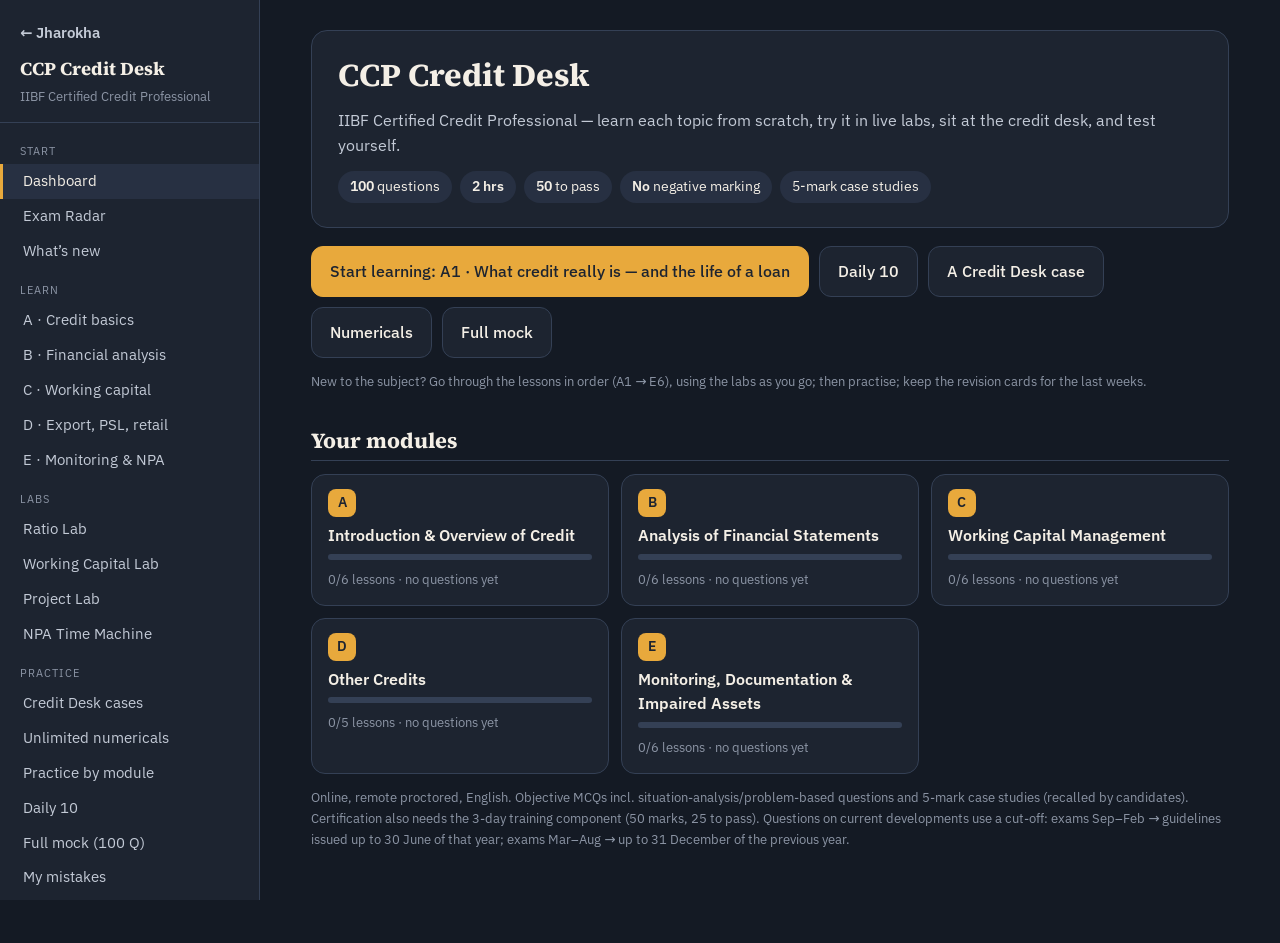
<file: web/modules/ccp/index.html>
<!DOCTYPE html>
<html lang="en">
<head>
<meta charset="utf-8">
<meta name="viewport" content="width=device-width, initial-scale=1">
<meta name="theme-color" content="#141A24">
<title>CCP Credit Desk — Jharokha</title>
<link rel="stylesheet" href="../../core/jharokha.css">
<script src="../../core/jharokha.js"></script>
<style>
*{box-sizing:border-box}
body{margin:0;font:16px/1.55 "IBM Plex Sans",system-ui,sans-serif}
h1,h2,h3{font-family:"Source Serif 4",Georgia,serif;line-height:1.25}
h1{font-size:2rem;margin:.2em 0 .4em}
h2{font-size:1.35rem;margin:1.6em 0 .6em;border-bottom:1px solid var(--j-line);padding-bottom:.3em}
h3{font-size:1.02rem;margin:1.2em 0 .4em;color:var(--j-accent)}
.lead{color:var(--j-text-2);font-size:1.05rem}
.small,small{color:var(--j-muted);font-size:.84rem}
a{color:var(--j-accent)}
.layout{display:flex;min-height:100vh}
nav.side{width:260px;flex:0 0 260px;background:var(--j-surface);border-right:1px solid var(--j-line);position:sticky;top:0;height:100vh;overflow-y:auto;padding:18px 0 40px}
nav.side .brand{padding:0 20px 14px;border-bottom:1px solid var(--j-line);margin-bottom:6px}
nav.side .brand a.j-home{display:block;padding:4px 0 10px;font-weight:600;border:0}
nav.side .brand b{font-family:"Source Serif 4";font-size:1.15rem;display:block}
nav.side .grp{font-size:.68rem;text-transform:uppercase;letter-spacing:.1em;color:var(--j-muted);padding:14px 20px 4px}
nav.side a{display:block;color:var(--j-text-2);text-decoration:none;padding:6px 20px;font-size:.92rem;border-left:3px solid transparent}
nav.side a:hover{background:var(--j-surface-2)}
nav.side a.on{background:var(--j-surface-2);border-left-color:var(--j-accent);color:var(--j-text)}
main{flex:1;min-width:0;padding:30px clamp(16px,4vw,52px) 80px;max-width:1080px}
.topbar{display:none}
button,.btn{font:inherit;font-size:.95rem;border:1px solid var(--j-line);background:var(--j-surface);color:var(--j-text);padding:9px 16px;border-radius:9px;cursor:pointer;text-decoration:none;display:inline-block}
button:disabled{opacity:.4;cursor:default}
button.pri,.btn.pri{background:var(--j-accent);color:var(--j-on-accent);border-color:var(--j-accent);font-weight:600}
button.sel{background:color-mix(in srgb,var(--j-accent) 22%,var(--j-surface));border-color:var(--j-accent)}
.hero{background:var(--j-surface);border:1px solid var(--j-line);border-radius:16px;padding:24px 26px;margin-bottom:18px}
.hero h1{margin-top:0}
.hero p{color:var(--j-text-2);margin:0 0 14px}
.facts{display:flex;flex-wrap:wrap;gap:8px}
.facts span{background:var(--j-surface-2);border-radius:999px;padding:5px 12px;font-size:.88rem}
.row3{display:flex;flex-wrap:wrap;gap:10px;margin:8px 0 6px}
.act{background:var(--j-surface);border:1px solid var(--j-line);border-radius:12px;padding:12px 18px;color:var(--j-text);text-decoration:none;font-weight:500}
.act.pri{background:var(--j-accent);color:var(--j-on-accent);border-color:var(--j-accent)}
.mods{display:grid;grid-template-columns:repeat(auto-fill,minmax(260px,1fr));gap:12px}
.mod{display:block;background:var(--j-surface);border:1px solid var(--j-line);border-radius:14px;padding:14px 16px;color:var(--j-text);text-decoration:none}
.mod b{display:block;margin:6px 0}
.mk{display:inline-grid;place-items:center;width:28px;height:28px;border-radius:8px;background:var(--j-accent);color:var(--j-on-accent);font-weight:700;font-size:.85rem;flex:0 0 28px}
.bars{display:block;height:6px;background:var(--j-line);border-radius:3px;overflow:hidden;margin:4px 0 6px}
.bars i{display:block;height:100%;background:var(--j-good)}
.list{display:grid;gap:8px;margin:12px 0}
.li{display:flex;gap:14px;align-items:flex-start;background:var(--j-surface);border:1px solid var(--j-line);border-radius:12px;padding:12px 16px;color:var(--j-text);text-decoration:none}
.li b{display:block}
.li small{display:block}
.heat{font-size:.8rem;letter-spacing:2px;min-width:44px;padding-top:2px}
.heat.h3{color:var(--j-bad)}.heat.h2{color:var(--j-warn)}.heat.h1{color:var(--j-muted)}
.date{font-size:.78rem;color:var(--j-accent);min-width:130px;padding-top:2px}
.tag{display:inline-block;font-size:.75rem;font-weight:600;padding:3px 10px;border-radius:999px;background:var(--j-surface-2);color:var(--j-accent)}
.deckbar{display:flex;align-items:center;gap:14px;flex-wrap:wrap}
.chips{display:flex;gap:6px;flex-wrap:wrap;margin:6px 0}
.chip{padding:6px 12px;font-size:.85rem}
.card{background:var(--j-surface);border:1px solid var(--j-line);border-radius:18px;padding:22px 24px;margin:14px 0;min-height:240px}
.card.flipped{border-color:var(--j-accent)}
.cardtop{display:flex;justify-content:space-between;align-items:center;gap:10px}
.front{font-family:"Source Serif 4",serif;font-size:1.45rem;margin:16px 0}
.back{border-top:1px dashed var(--j-line);padding-top:14px;font-size:1.02rem}
.hint{color:var(--j-muted)}
.trap{margin-top:12px;background:color-mix(in srgb,var(--j-warn) 14%,var(--j-surface));border-left:4px solid var(--j-warn);padding:9px 12px;border-radius:0 8px 8px 0;font-size:.95rem}
.cardctl{display:flex;gap:10px;flex-wrap:wrap;margin:10px 0}
.lab{display:grid;grid-template-columns:minmax(260px,1fr) minmax(300px,1.25fr);gap:22px;align-items:start}
.inputs{background:var(--j-surface);border:1px solid var(--j-line);border-radius:14px;padding:6px 16px 16px}
.outputs{position:sticky;top:16px}
.fld{margin:8px 0}
.fld label{display:block;font-size:.86rem;color:var(--j-text-2);margin-bottom:3px}
.stp{display:flex;gap:6px}
.stp button{width:44px;padding:8px 0;font-size:1.1rem;font-weight:600}
.stp input,.fld select{flex:1;min-width:0;background:var(--j-surface-2);color:var(--j-text);border:1px solid var(--j-line);border-radius:9px;padding:8px 10px;font:inherit}
.kpis{display:grid;grid-template-columns:repeat(auto-fit,minmax(150px,1fr));gap:10px;margin:12px 0}
.kpis div{background:var(--j-surface);border:1px solid var(--j-line);border-radius:12px;padding:10px 14px}
.kpis small{display:block}
.kpis b{font-size:1.15rem}
table{border-collapse:collapse;width:100%;background:var(--j-surface);border-radius:12px;overflow:hidden;font-size:.94rem}
th,td{border-bottom:1px solid var(--j-line);padding:9px 12px;text-align:left;vertical-align:top}
th{background:var(--j-surface-2);font-weight:600}
td small{display:block}
tr.hi td{background:color-mix(in srgb,var(--j-accent) 10%,var(--j-surface))}
.pill{display:inline-block;font-size:.76rem;font-weight:600;padding:2px 9px;border-radius:999px}
.pill.g{background:color-mix(in srgb,var(--j-good) 25%,var(--j-surface));color:var(--j-text)}
.pill.w{background:color-mix(in srgb,var(--j-warn) 25%,var(--j-surface));color:var(--j-text)}
.pill.b{background:color-mix(in srgb,var(--j-bad) 25%,var(--j-surface));color:var(--j-text)}
.tl{display:grid;grid-template-columns:repeat(8,1fr);gap:4px;margin:6px 0 4px}
.tl span{font-size:.72rem;text-align:center;padding:7px 2px;border-radius:6px;background:var(--j-surface-2);color:var(--j-muted)}
.tl span.past{background:color-mix(in srgb,var(--j-bad) 22%,var(--j-surface));color:var(--j-text)}
.tl span.now{background:var(--j-accent);color:var(--j-on-accent);font-weight:700}
.file{background:var(--j-surface);border:1px solid var(--j-line);border-radius:14px;padding:14px 18px;margin:12px 0}
.file summary{cursor:pointer;font-weight:600}
.grid{display:grid;grid-template-columns:repeat(auto-fill,minmax(210px,1fr));gap:12px;margin:12px 0}
.tile{display:flex;flex-direction:column;gap:6px;align-items:flex-start;text-align:left;padding:16px;border-radius:14px;min-height:96px}
.tile small{color:var(--j-muted)}
.qhead{display:flex;gap:14px;align-items:center;flex-wrap:wrap;color:var(--j-text-2)}
.timer{margin-left:auto;font-family:"IBM Plex Mono",monospace;font-size:1.2rem;background:var(--j-surface);border:1px solid var(--j-line);padding:4px 12px;border-radius:9px}
.timer.low{color:var(--j-bad);border-color:var(--j-bad)}
.qtext{display:flex;gap:12px;font-size:1.2rem;margin:18px 0 12px;line-height:1.5}
.opts{display:grid;gap:8px}
.opt{display:flex;gap:12px;align-items:flex-start;text-align:left;padding:12px 14px;font-size:1.02rem}
.opt span{font-weight:700;color:var(--j-accent);min-width:18px}
.opt.sel{border-color:var(--j-accent);background:color-mix(in srgb,var(--j-accent) 14%,var(--j-surface))}
.opt.right{border-color:var(--j-good);background:color-mix(in srgb,var(--j-good) 20%,var(--j-surface))}
.opt.wrong{border-color:var(--j-bad);background:color-mix(in srgb,var(--j-bad) 18%,var(--j-surface))}
.fb{margin:12px 0;padding:12px 14px;border-radius:10px;border-left:4px solid}
.fb.ok{border-color:var(--j-good);background:color-mix(in srgb,var(--j-good) 14%,var(--j-surface))}
.fb.no{border-color:var(--j-bad);background:color-mix(in srgb,var(--j-bad) 12%,var(--j-surface))}
.palette{margin-top:16px}
.pal{display:grid;grid-template-columns:repeat(auto-fill,minmax(46px,1fr));gap:5px;margin-top:10px}
.pal button{padding:7px 0;font-size:.85rem}
.pal button.done{background:color-mix(in srgb,var(--j-good) 22%,var(--j-surface))}
.pal button.cur{border-color:var(--j-accent)}

/* lessons */
.lesson{font-size:1.05rem;line-height:1.7;max-width:820px}
.lesson h3{font-family:"Source Serif 4",serif;color:var(--j-text);font-size:1.3rem;margin:1.5em 0 .5em}
.lesson p,.lesson li{color:var(--j-text)}
.lesson table{margin:12px 0}
.lesson ol.steps li,.lesson ul li{margin:6px 0}
.why,.eg,.think,.examc{border-radius:12px;padding:14px 18px;margin:16px 0}
.why{background:color-mix(in srgb,var(--j-accent-2) 14%,var(--j-surface));border-left:4px solid var(--j-accent-2)}
.why>b:first-child,.eg>b:first-child,.examc>b:first-child{display:block;font-size:.78rem;letter-spacing:.08em;text-transform:uppercase;margin-bottom:6px;color:var(--j-accent)}
.eg{background:var(--j-surface);border:1px solid var(--j-line)}
.eg table{font-size:.9rem}
.think{background:color-mix(in srgb,var(--j-warn) 12%,var(--j-surface));border-left:4px solid var(--j-warn)}
.think details{margin-top:8px}.think summary{cursor:pointer;font-weight:600;color:var(--j-accent)}
.examc{background:color-mix(in srgb,var(--j-bad) 10%,var(--j-surface));border-left:4px solid var(--j-bad)}
.examc ul{margin:4px 0 0;padding-left:20px}
.viz{background:var(--j-surface);border:1px solid var(--j-line);border-radius:12px;padding:16px;margin:14px 0}
.flow,.cycle,.timeline2,.match{display:flex;flex-wrap:wrap;align-items:center;gap:8px}
.flow span,.cycle span,.timeline2 span{background:var(--j-surface-2);border-radius:10px;padding:8px 12px;font-weight:500}
.flow i,.cycle i,.match i{color:var(--j-muted);font-style:normal;font-size:.9rem}
.timeline2 span{flex:1;min-width:120px;text-align:center;font-size:.9rem}
.match{display:grid;grid-template-columns:1fr auto 1fr;gap:10px}
.match span{background:var(--j-surface-2);border-radius:10px;padding:8px 12px}
.cs{display:grid;grid-template-columns:repeat(auto-fill,minmax(150px,1fr));gap:8px}
.cs span{background:var(--j-surface-2);border-radius:10px;padding:10px;font-size:.88rem;color:var(--j-text-2)}
.cs b{display:block;color:var(--j-accent);font-size:1rem}
.eq{font-family:"IBM Plex Mono",monospace;font-size:1rem;text-align:center;padding:6px}
.ladder2{display:grid;gap:6px}
.ladder2 span{background:var(--j-surface-2);border-radius:8px;padding:6px 12px}
.twocol{display:grid;grid-template-columns:1fr 1fr;gap:14px;line-height:1.8}
.bars2 div{margin:8px 0}.bars2 span{display:block;height:10px;background:var(--j-accent);border-radius:5px;margin-bottom:4px}
.split{display:flex;gap:4px}.split span{padding:10px;border-radius:8px;text-align:center;background:var(--j-accent);color:var(--j-on-accent)}.split span+span{background:var(--j-accent-2)}
.lq{background:var(--j-surface);border:1px solid var(--j-line);border-radius:14px;padding:6px 16px 12px;margin:12px 0}
.lq .qtext{font-size:1.05rem;margin:10px 0}
@media (max-width:900px){.lab{grid-template-columns:1fr}.outputs{position:static}}
@media (max-width:860px){
  nav.side{position:fixed;left:-280px;z-index:20;transition:.25s}
  nav.side.open{left:0;box-shadow:0 0 40px rgba(0,0,0,.4)}
  .topbar{display:flex;gap:10px;align-items:center;position:sticky;top:0;background:var(--j-surface);border-bottom:1px solid var(--j-line);padding:10px 14px;z-index:10}
  main{padding-top:18px}
}
</style>
</head>
<body>
<div class="topbar"><a class="btn" href="../../">← Home</a><button data-j-menu onclick="document.querySelector('nav.side').classList.toggle('open')">☰ Menu</button><b>CCP Credit Desk</b></div>
<div class="layout">
<nav class="side" id="nav" data-nav-zone data-nav-entry="a.on">
  <div class="brand"><a class="j-home" href="../../">← Jharokha</a><b>CCP Credit Desk</b><small>IIBF Certified Credit Professional</small></div>
</nav>
<main id="main" data-nav-zone></main>
</div>
<script src="data.js"></script>
<script src="lessons-A.js"></script>
<script src="lessons-B.js"></script>
<script src="lessons-C.js"></script>
<script src="lessons-D.js"></script>
<script src="lessons-E.js"></script>
<script src="app.js"></script>
</body>
</html>
</file>
<file: web/core/jharokha.css>
/* Jharokha core — fonts, theme tokens, TV focus styles.
   Every module links this file and builds on the --j-* tokens.
   Add a theme: copy a [data-theme] block, then add it to THEMES in jharokha.js. */

@font-face{font-family:"IBM Plex Sans";font-weight:400;font-display:swap;src:url(fonts/ibm-plex-sans-latin-400-normal.woff2) format("woff2")}
@font-face{font-family:"IBM Plex Sans";font-weight:500;font-display:swap;src:url(fonts/ibm-plex-sans-latin-500-normal.woff2) format("woff2")}
@font-face{font-family:"IBM Plex Sans";font-weight:600;font-display:swap;src:url(fonts/ibm-plex-sans-latin-600-normal.woff2) format("woff2")}
@font-face{font-family:"Source Serif 4";font-weight:500;font-display:swap;src:url(fonts/source-serif-4-latin-500-normal.woff2) format("woff2")}
@font-face{font-family:"Source Serif 4";font-weight:700;font-display:swap;src:url(fonts/source-serif-4-latin-700-normal.woff2) format("woff2")}
@font-face{font-family:"IBM Plex Mono";font-weight:400;font-display:swap;src:url(fonts/ibm-plex-mono-latin-400-normal.woff2) format("woff2")}
@font-face{font-family:"Marcellus";font-weight:400;font-display:swap;src:url(fonts/marcellus-latin-400-normal.woff2) format("woff2")}
@font-face{font-family:"Tiro Devanagari Hindi";font-weight:400;font-display:swap;src:url(fonts/tiro-devanagari-hindi-devanagari-400-normal.woff2) format("woff2");unicode-range:U+0900-097F,U+1CD0-1CF9,U+200C-200D,U+20A8,U+20B9,U+25CC,U+A830-A839,U+A8E0-A8FF}

/* ---------- Themes ---------- */
:root,[data-theme="jharokha"]{
  --j-bg:#141A24;--j-surface:#1D2430;--j-surface-2:#273042;--j-line:#344055;
  --j-text:#F4EFE6;--j-text-2:#C3CAD6;--j-muted:#8C95A5;
  --j-accent:#E8A93C;--j-on-accent:#1D2430;--j-accent-2:#7FB8B0;--j-warn:#E8C26A;
  --j-good:#7CC48A;--j-bad:#EF8A80;--j-glow:rgba(232,169,60,.35);--j-scheme:dark;
}
[data-theme="amethyst"]{
  --j-bg:#0E0B1D;--j-surface:#1B1433;--j-surface-2:#2A1E4D;--j-line:#3E2E6B;
  --j-text:#EEEAF8;--j-text-2:#C9C2E3;--j-muted:#9B8FC0;
  --j-accent:#B497E0;--j-on-accent:#0E0B1D;--j-accent-2:#C9C2E3;--j-warn:#E5C07B;
  --j-good:#8FD19E;--j-bad:#F09AA8;--j-glow:rgba(176,120,255,.4);--j-scheme:dark;
}
[data-theme="moss"]{
  --j-bg:#0F1F17;--j-surface:#16291F;--j-surface-2:#1E3A2E;--j-line:#3E5A3F;
  --j-text:#EEF0E6;--j-text-2:#C7CBB8;--j-muted:#8E9A88;
  --j-accent:#C9D86A;--j-on-accent:#0F1F17;--j-accent-2:#9DB397;--j-warn:#E2C873;
  --j-good:#A5D68F;--j-bad:#EE9A86;--j-glow:rgba(201,216,106,.35);--j-scheme:dark;
}
[data-theme="steel"]{
  --j-bg:#06141B;--j-surface:#11212D;--j-surface-2:#253745;--j-line:#4A5C6A;
  --j-text:#E9ECEC;--j-text-2:#CCD0CF;--j-muted:#9BA8AB;
  --j-accent:#8FC6DB;--j-on-accent:#06141B;--j-accent-2:#CCD0CF;--j-warn:#E5CB86;
  --j-good:#90D1A4;--j-bad:#F0A097;--j-glow:rgba(143,198,219,.35);--j-scheme:dark;
}
[data-theme="bronze"]{
  --j-bg:#1A120E;--j-surface:#261A13;--j-surface-2:#3A2418;--j-line:#6B4A2E;
  --j-text:#F3EADF;--j-text-2:#D5C4AE;--j-muted:#A88462;
  --j-accent:#E39C58;--j-on-accent:#1A120E;--j-accent-2:#C9AE8E;--j-warn:#E8C56E;
  --j-good:#A9CF8C;--j-bad:#EF9384;--j-glow:rgba(227,156,88,.35);--j-scheme:dark;
}
[data-theme="ember"]{
  --j-bg:#181A2F;--j-surface:#242E49;--j-surface-2:#37415C;--j-line:#4A5674;
  --j-text:#F5F0EE;--j-text-2:#D2D6E2;--j-muted:#9AA3BD;
  --j-accent:#FDA481;--j-on-accent:#181A2F;--j-accent-2:#F08A99;--j-warn:#F2C877;
  --j-good:#93D3A2;--j-bad:#F27F8E;--j-glow:rgba(253,164,129,.35);--j-scheme:dark;
}
[data-theme="daylight"]{
  --j-bg:#F7F4EE;--j-surface:#FFFDF9;--j-surface-2:#EFE9DE;--j-line:#E3DDD2;
  --j-text:#1D2430;--j-text-2:#4A5363;--j-muted:#6B7484;
  --j-accent:#9A3B26;--j-on-accent:#FFFFFF;--j-accent-2:#1F5F66;--j-warn:#8A6312;
  --j-good:#2F6B3A;--j-bad:#A3302A;--j-glow:rgba(154,59,38,.22);--j-scheme:light;
}

html{color-scheme:var(--j-scheme)}
html,body{background:var(--j-bg);color:var(--j-text)}

/* ---------- Remote / keyboard focus ---------- */
:focus{outline:none}
:focus-visible{outline:3px solid var(--j-accent)!important;outline-offset:3px;box-shadow:0 0 0 7px var(--j-glow)!important;border-radius:8px;position:relative;z-index:2}
/* a whole zone (e.g. the reading pane) is focused: accent bar on its left edge instead of a ring */
[data-nav-zone]:focus-visible{outline:none!important;box-shadow:inset 4px 0 0 var(--j-accent)!important;border-radius:0}
svg :focus-visible{outline:none!important;box-shadow:none!important}
svg [tabindex]:focus rect{stroke:var(--j-accent)!important;stroke-width:4!important}
html.j-tv{scroll-behavior:smooth}
html.j-tv ::-webkit-scrollbar{width:8px;height:8px}
html.j-tv ::-webkit-scrollbar-thumb{background:var(--j-line);border-radius:4px}

/* Toast + banner shared by hub and modules */
.j-toast{position:fixed;left:50%;bottom:28px;transform:translateX(-50%) translateY(30px);background:var(--j-surface-2);color:var(--j-text);border:1px solid var(--j-line);padding:10px 18px;border-radius:999px;font:500 15px "IBM Plex Sans",sans-serif;opacity:0;transition:.25s;z-index:999;pointer-events:none}
.j-toast.on{opacity:1;transform:translateX(-50%) translateY(0)}

/* slide-out side menu (phones): dim the page behind it */
nav.side.open{box-shadow:0 0 0 100vmax rgba(0,0,0,.45)!important}
</file>
